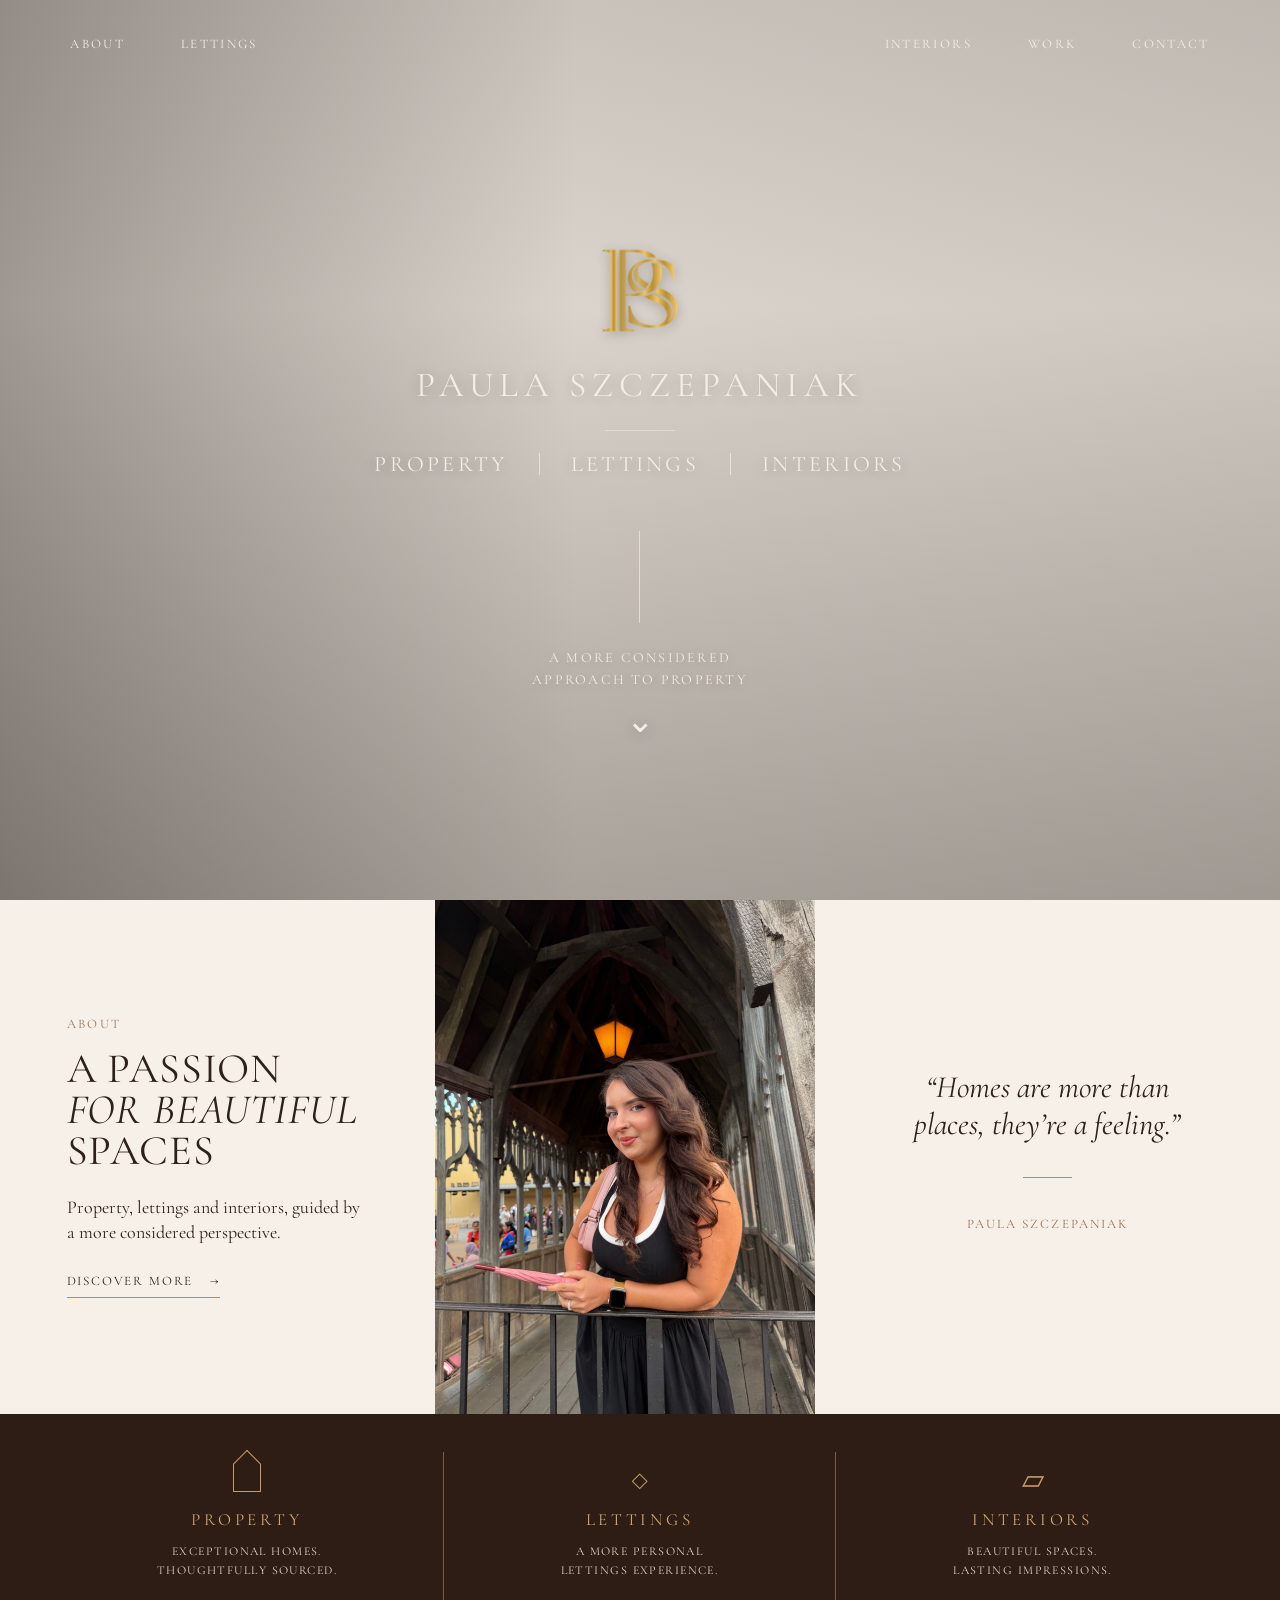
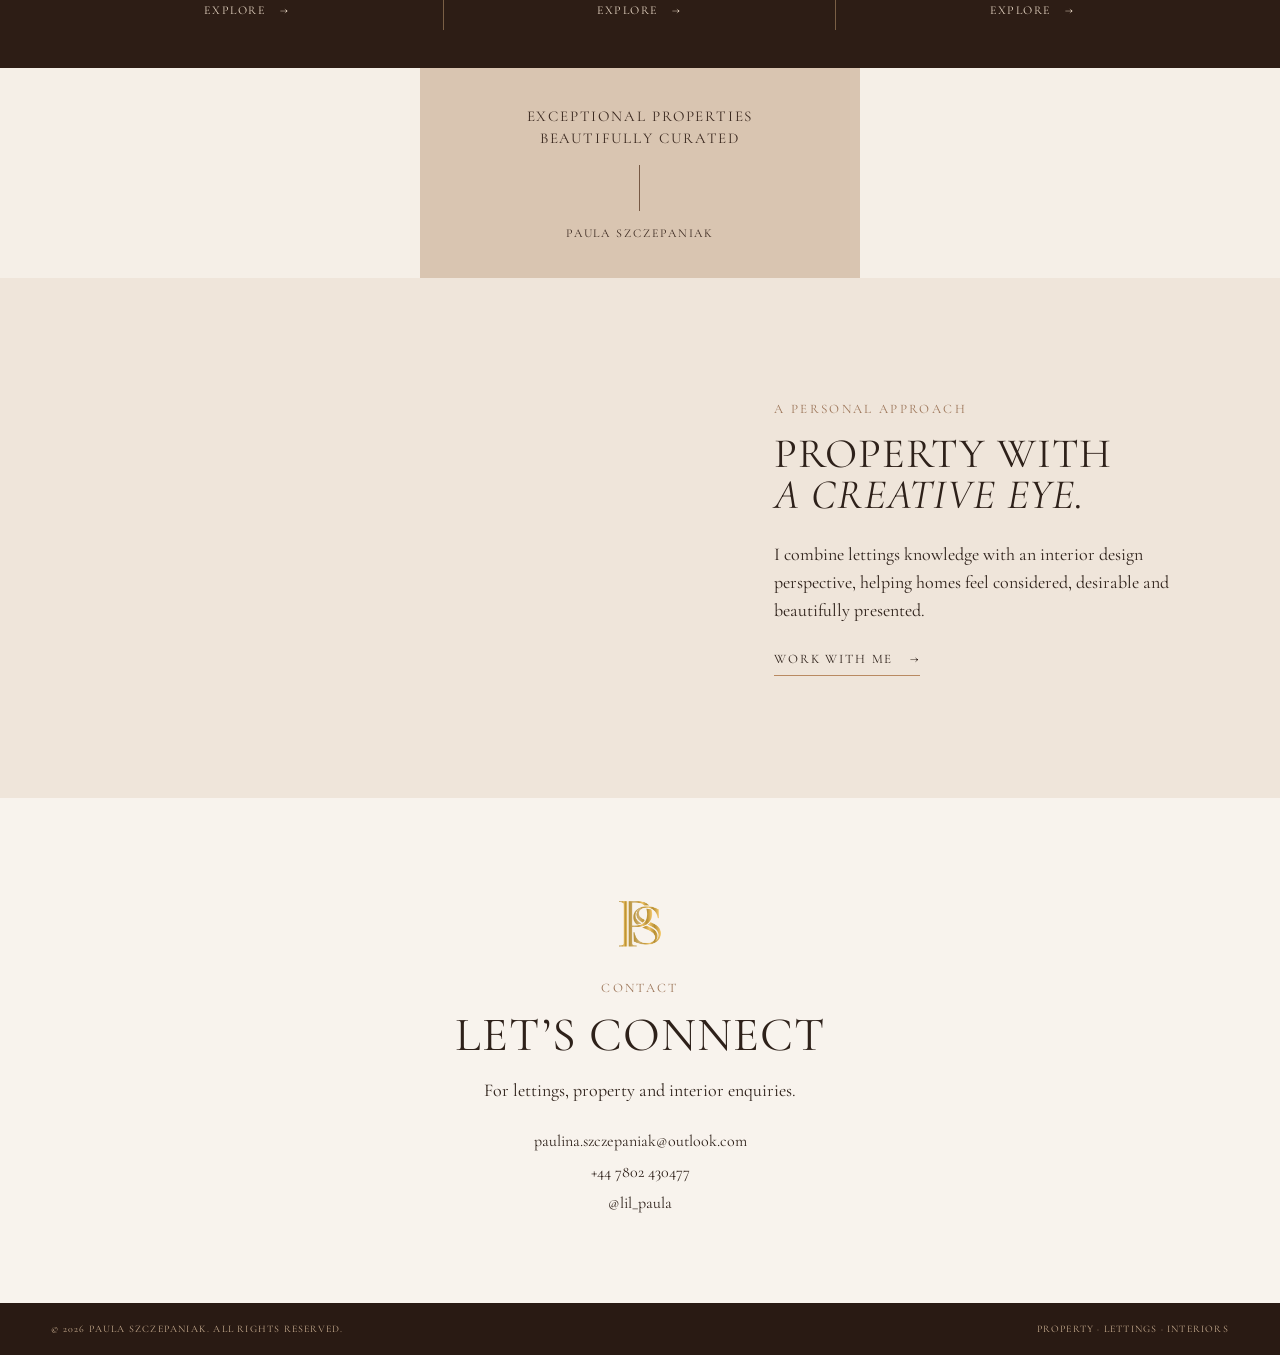
<file: index.html>
<!doctype html>
<html lang="en">
<head>
  <meta charset="utf-8">
  <meta name="viewport" content="width=device-width,initial-scale=1">
  <title>Paula Szczepaniak | Property · Lettings · Interiors</title>
  <meta name="description" content="Property, lettings and interiors with a more considered perspective.">
  <link rel="preconnect" href="https://fonts.googleapis.com">
  <link rel="preconnect" href="https://fonts.gstatic.com" crossorigin>
  <link href="https://fonts.googleapis.com/css2?family=Cormorant+Garamond:ital,wght@0,400;0,500;0,600;1,400&family=Montserrat:wght@300;400;500&display=swap" rel="stylesheet">
  <link rel="stylesheet" href="style.css">
</head>
<body>
  <header class="nav-wrap">
    <a class="mobile-logo" href="#home"><img src="logo.png" alt="PS"></a>
    <nav class="nav nav-left">
      <a href="#about">About</a>
      <a href="#lettings">Lettings</a>
    </nav>
    <nav class="nav nav-right">
      <a href="#interiors">Interiors</a>
      <a href="#work">Work</a>
      <a href="#contact">Contact</a>
    </nav>
    <button class="menu-button" aria-label="Open menu">Menu</button>
  </header>

  <main>
    <section class="hero" id="home">
      <div class="hero-shade"></div>
      <div class="hero-center">
        <img class="hero-logo" src="logo.png" alt="PS monogram">
        <h1>PAULA SZCZEPANIAK</h1>
        <div class="hero-rule"></div>
        <div class="hero-categories">
          <a href="#property">Property</a><i></i>
          <a href="#lettings">Lettings</a><i></i>
          <a href="#interiors">Interiors</a>
        </div>
        <div class="vertical-line"></div>
        <p class="hero-tagline">A MORE CONSIDERED<br>APPROACH TO PROPERTY</p>
        <a class="down" href="#about" aria-label="Scroll down">⌄</a>
      </div>
    </section>

    <section class="about" id="about">
      <div class="about-copy">
        <p class="kicker">ABOUT</p>
        <h2>A PASSION<br><em>FOR BEAUTIFUL</em><br>SPACES</h2>
        <p class="lead">Property, lettings and interiors, guided by a more considered perspective.</p>
        <a class="under-link" href="#contact">Discover more <span>→</span></a>
      </div>
      <figure class="portrait"><img src="paula.jpg" alt="Paula Szczepaniak"></figure>
      <div class="quote">
        <blockquote>“Homes are more than<br>places, they’re a feeling.”</blockquote>
        <span class="quote-line"></span>
        <p>PAULA SZCZEPANIAK</p>
      </div>
    </section>

    <section class="services" id="property">
      <article>
        <div class="line-icon house-icon"></div>
        <h3>PROPERTY</h3>
        <p>EXCEPTIONAL HOMES.<br>THOUGHTFULLY SOURCED.</p>
        <a href="#work">Explore <span>→</span></a>
      </article>
      <article id="lettings">
        <div class="line-icon key-icon">◇</div>
        <h3>LETTINGS</h3>
        <p>A MORE PERSONAL<br>LETTINGS EXPERIENCE.</p>
        <a href="#contact">Explore <span>→</span></a>
      </article>
      <article id="interiors">
        <div class="line-icon chair-icon">▱</div>
        <h3>INTERIORS</h3>
        <p>BEAUTIFUL SPACES.<br>LASTING IMPRESSIONS.</p>
        <a href="#work">Explore <span>→</span></a>
      </article>
    </section>

    <section class="curation" id="work">
      <div class="curation-photo left-photo"></div>
      <div class="curation-copy">
        <p>EXCEPTIONAL PROPERTIES<br>BEAUTIFULLY CURATED</p>
        <span></span>
        <strong>PAULA SZCZEPANIAK</strong>
      </div>
      <div class="curation-photo right-photo"></div>
    </section>

    <section class="story">
      <div class="story-image"></div>
      <div class="story-copy">
        <p class="kicker">A PERSONAL APPROACH</p>
        <h2>PROPERTY WITH<br><em>A CREATIVE EYE.</em></h2>
        <p>I combine lettings knowledge with an interior design perspective, helping homes feel considered, desirable and beautifully presented.</p>
        <a class="under-link" href="#contact">Work with me <span>→</span></a>
      </div>
    </section>

    <section class="contact" id="contact">
      <img src="logo.png" alt="" class="contact-logo">
      <p class="kicker">CONTACT</p>
      <h2>LET’S CONNECT</h2>
      <p>For lettings, property and interior enquiries.</p>
      <div class="contact-links">
        <a href="mailto:paulina.szczepaniak@outlook.com">paulina.szczepaniak@outlook.com</a>
        <a href="tel:+447802430477">+44 7802 430477</a>
        <a href="https://www.instagram.com/lil_paula/" target="_blank" rel="noreferrer">@lil_paula</a>
      </div>
    </section>
  </main>

  <footer>
    <span>© 2026 PAULA SZCZEPANIAK. ALL RIGHTS RESERVED.</span>
    <span>PROPERTY · LETTINGS · INTERIORS</span>
  </footer>
  <script src="script.js"></script>
</body>
</html>
</file>
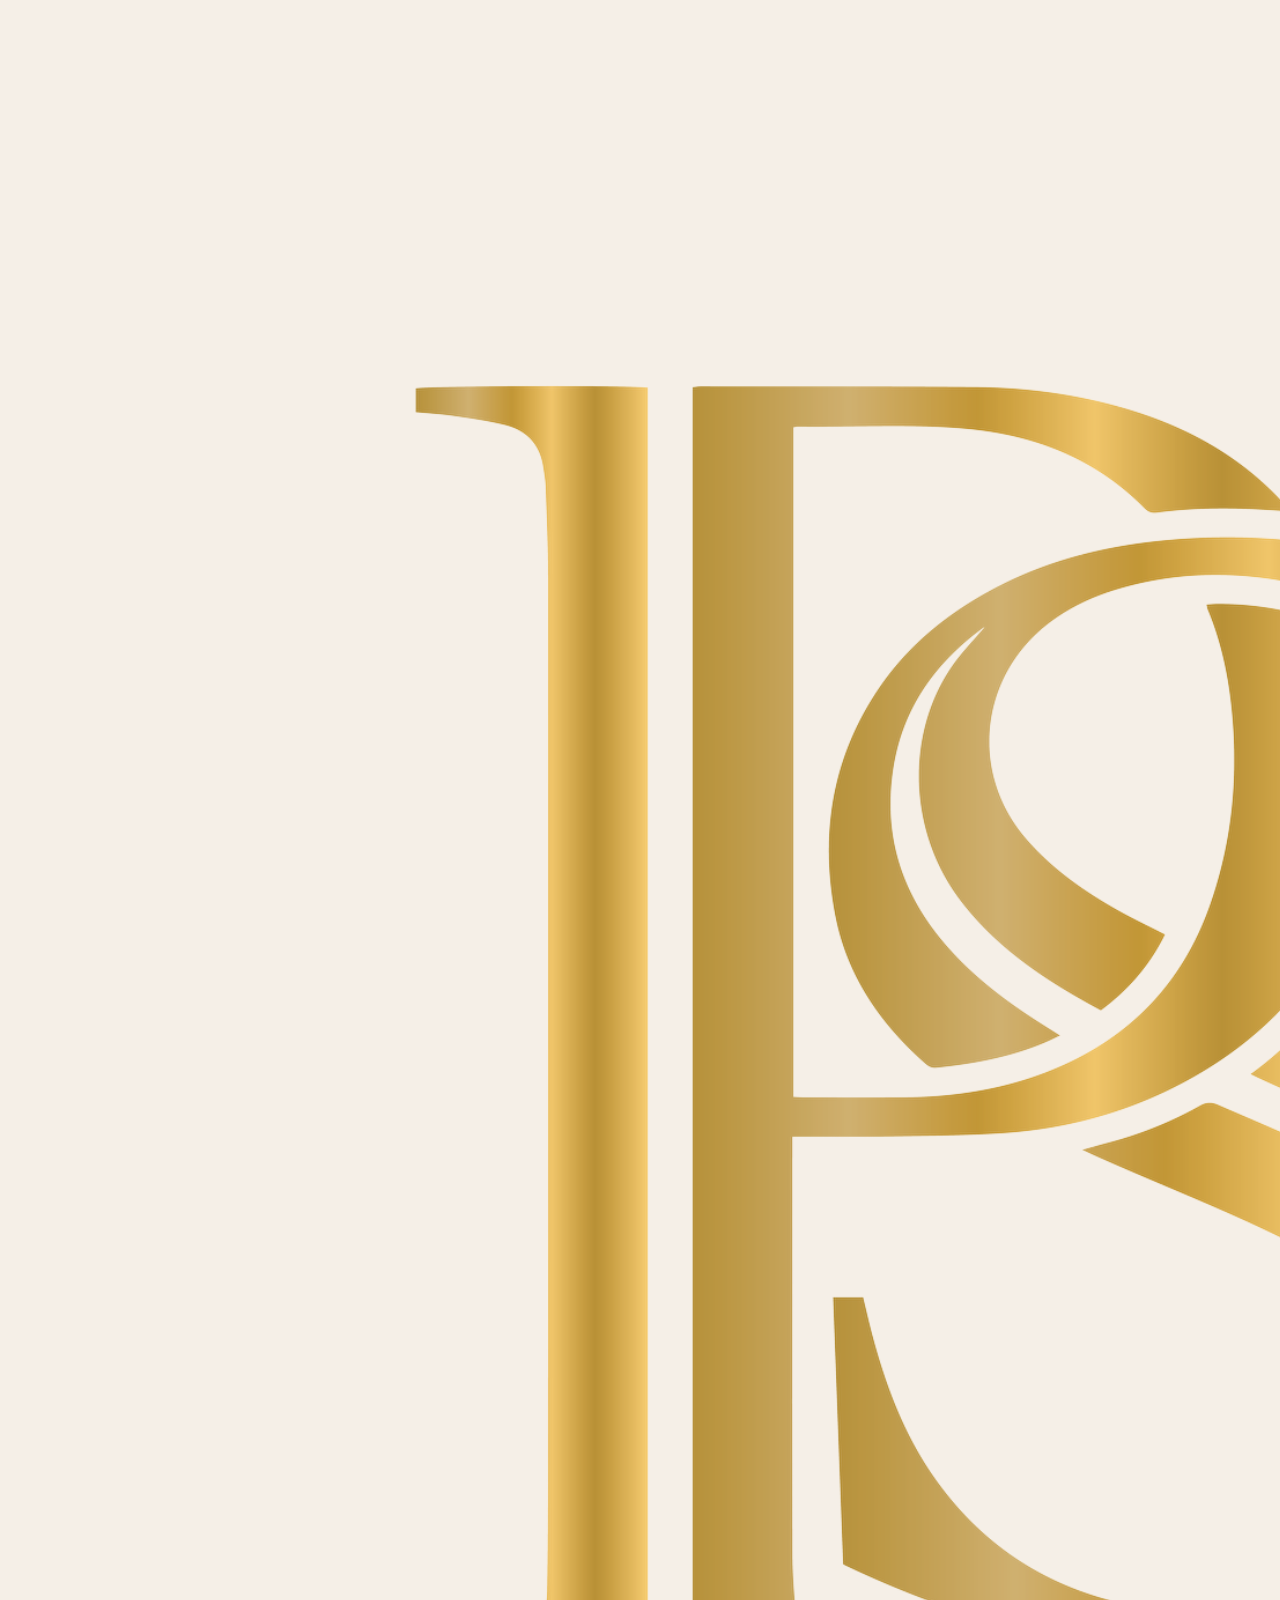
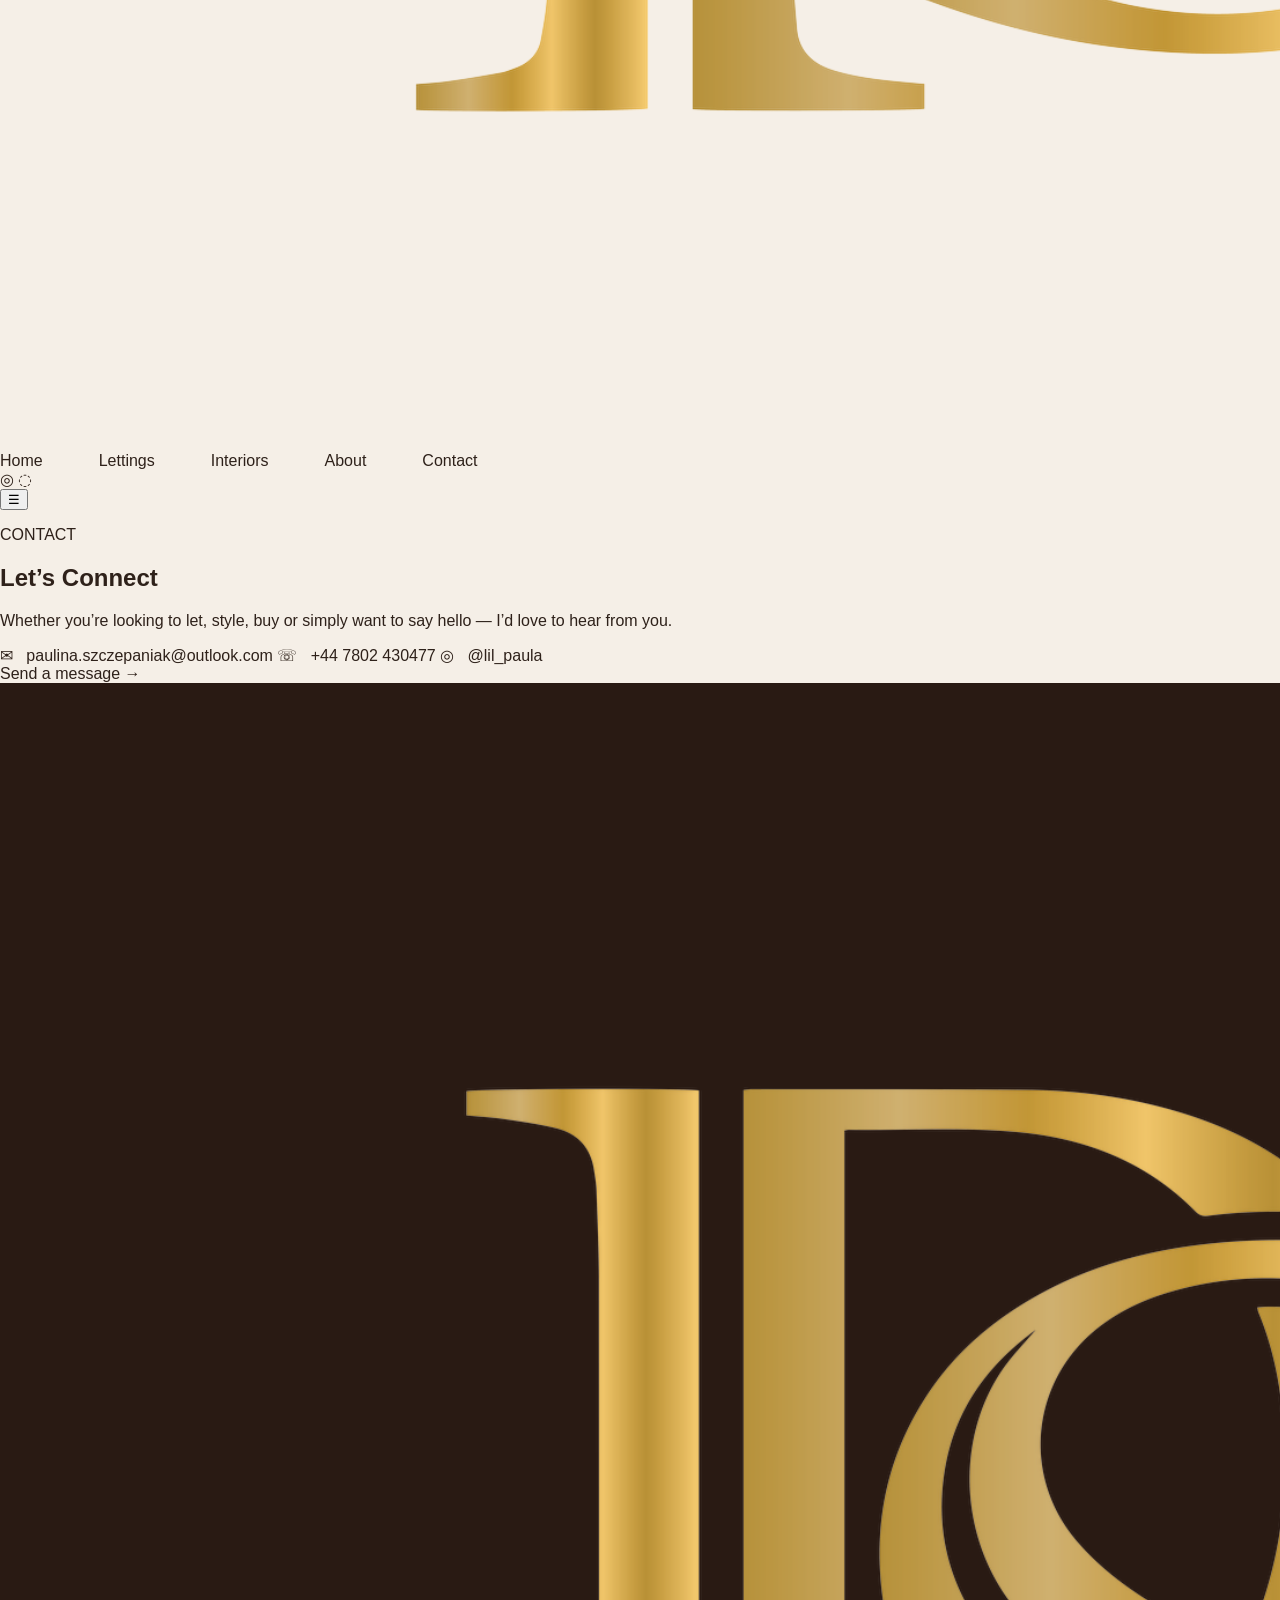
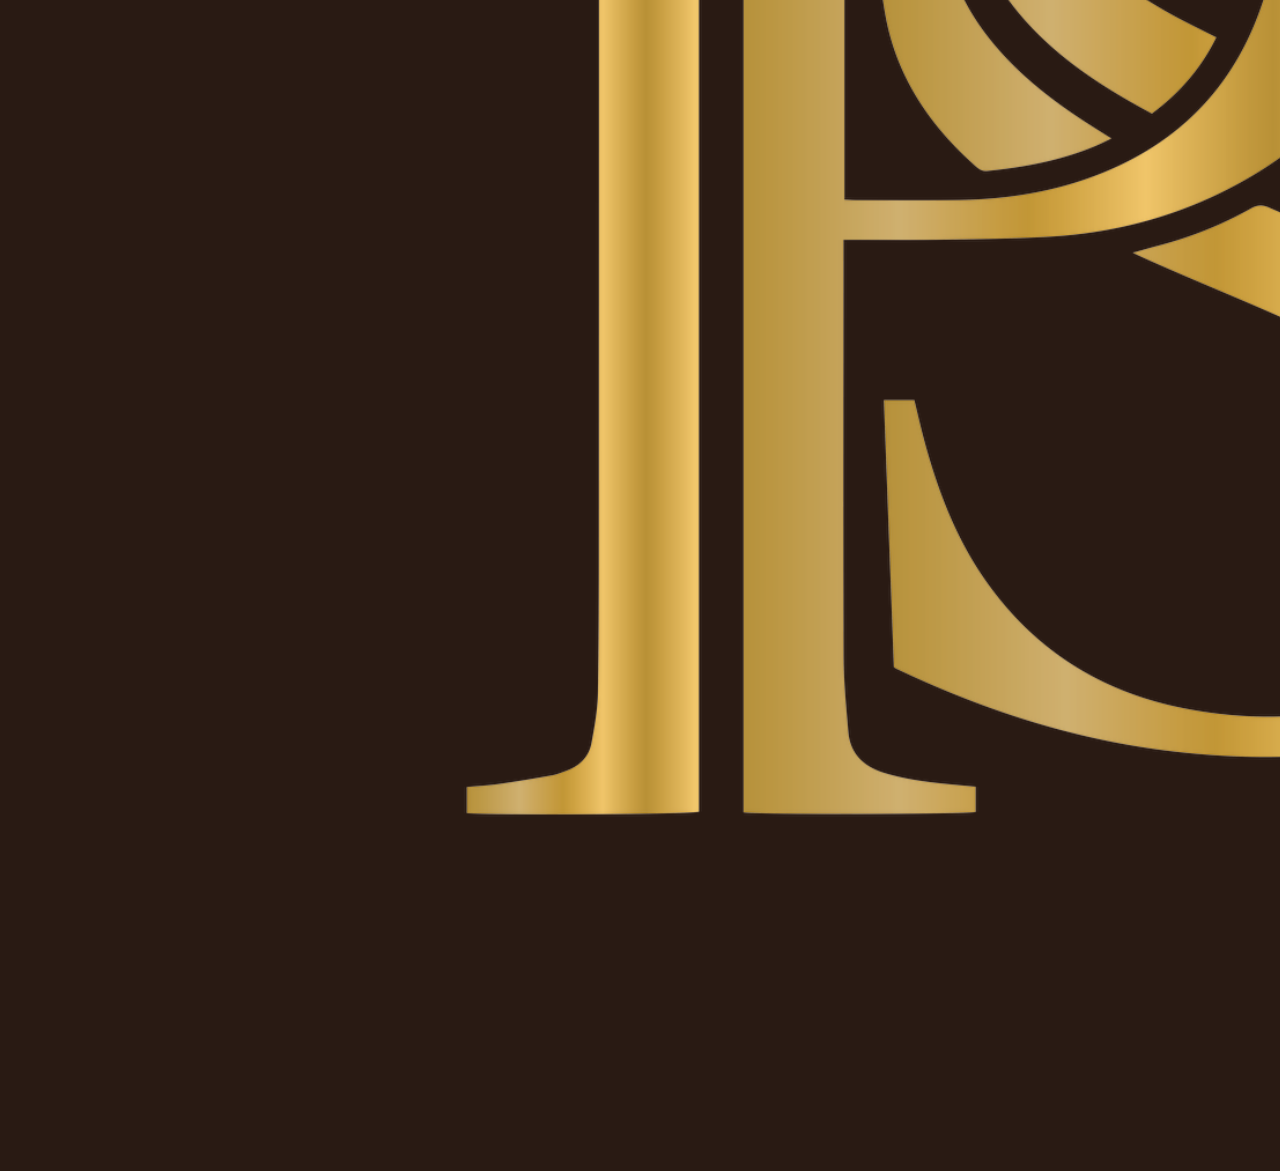
<file: contact.html>
<!doctype html><html><head><title>Contact | Paula Szczepaniak</title>
<meta charset="utf-8">
<meta name="viewport" content="width=device-width,initial-scale=1">
<meta name="theme-color" content="#2b1d16">
<meta name="description" content="Paula Szczepaniak — Property, Lettings and Interiors.">
<link rel="preconnect" href="https://fonts.googleapis.com">
<link rel="preconnect" href="https://fonts.gstatic.com" crossorigin>
<link href="https://fonts.googleapis.com/css2?family=Cormorant+Garamond:wght@400;500;600&family=DM+Sans:wght@300;400;500&family=Italianno&display=swap" rel="stylesheet">
<link rel="stylesheet" href="style.css">
</head>
<body>
<header class="site-header">
  <a class="brand" href="index.html"><img src="logo.png" alt="PS"></a>
  <nav class="nav">
    <a href="index.html">Home</a>
    <a href="lettings.html">Lettings</a>
    <a href="interiors.html">Interiors</a>
    <a href="about.html">About</a>
    <a href="contact.html">Contact</a>
  </nav>
  <div class="social-mini">◎ ◌</div>
  <button class="menu" aria-label="Menu">☰</button>
</header>
<main>
<section class="contact-main">
  <div class="contact-photo"></div>
  <div class="paper-panel contact-copy">
    <p class="eyebrow">CONTACT</p>
    <h1>Let’s Connect</h1>
    <p>Whether you’re looking to let, style, buy or simply want to say hello — I’d love to hear from you.</p>
    <div class="contact-list">
      <a href="mailto:paulina.szczepaniak@outlook.com">✉ &nbsp; paulina.szczepaniak@outlook.com</a>
      <a href="tel:+447802430477">☏ &nbsp; +44 7802 430477</a>
      <a href="https://www.instagram.com/" target="_blank" rel="noreferrer">◎ &nbsp; @lil_paula</a>
    </div>
    <a class="btn" href="mailto:paulina.szczepaniak@outlook.com?subject=Property%20Enquiry">Send a message →</a>
  </div>
</section>
</main>
<footer class="site-footer">
  <img src="logo.png" alt="">
  <div class="footer-center">DREAM SPACES · SUCCESSFUL LETTINGS · LASTING VALUE</div>
  <div class="footer-heart">♡</div>
</footer>
<script src="script.js"></script>
</body></html>
</file>
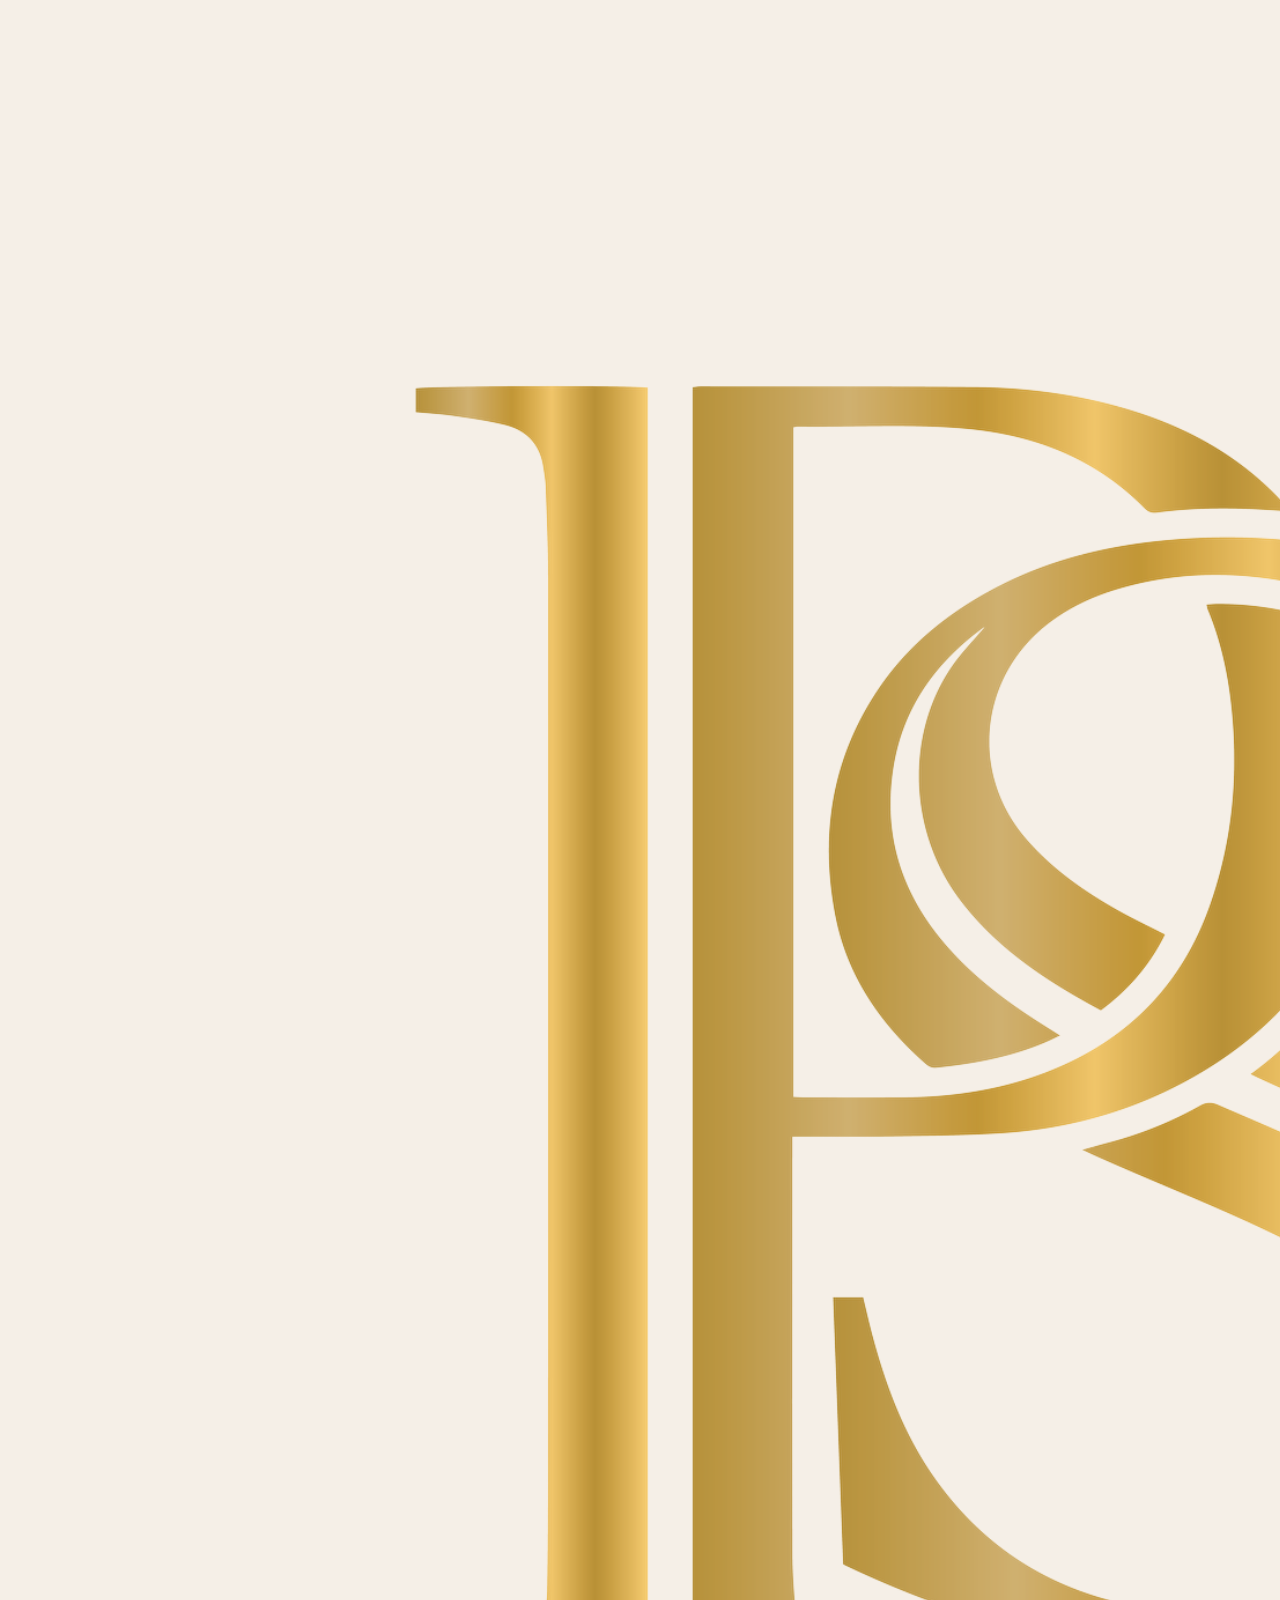
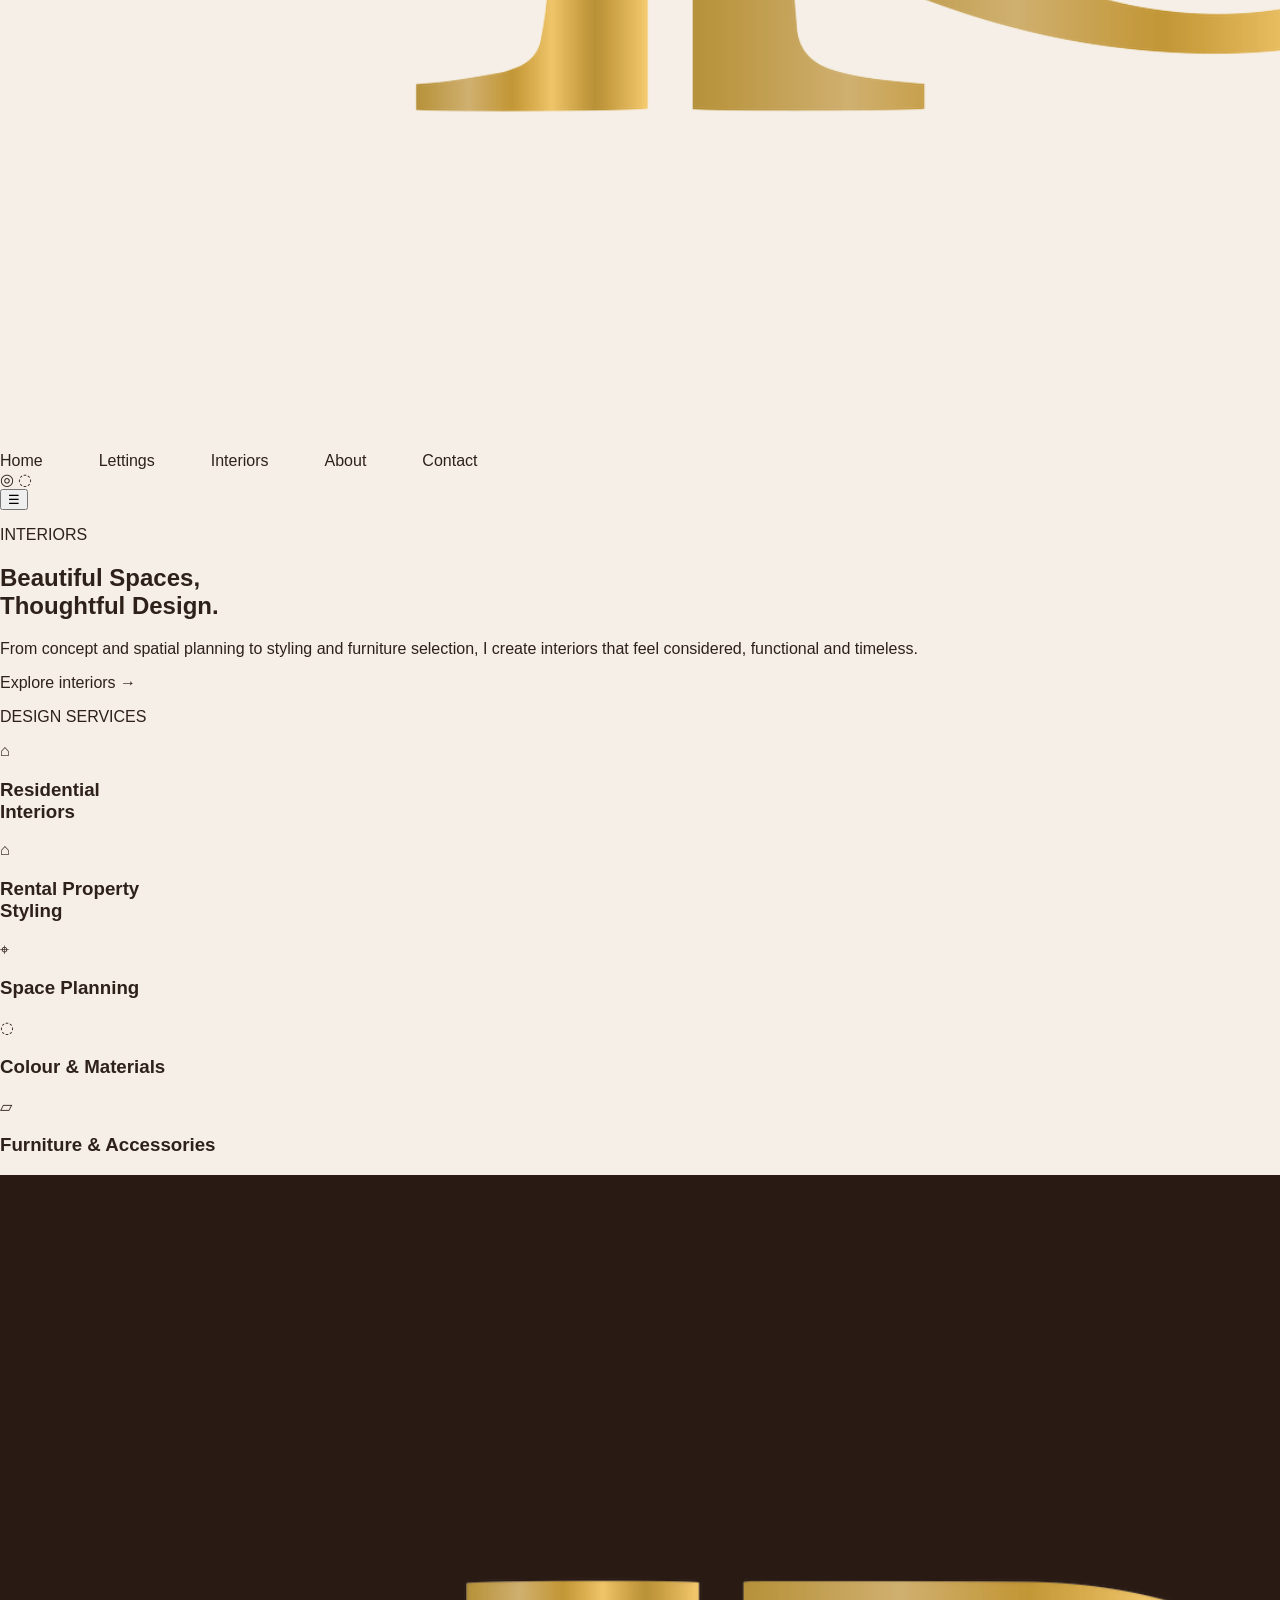
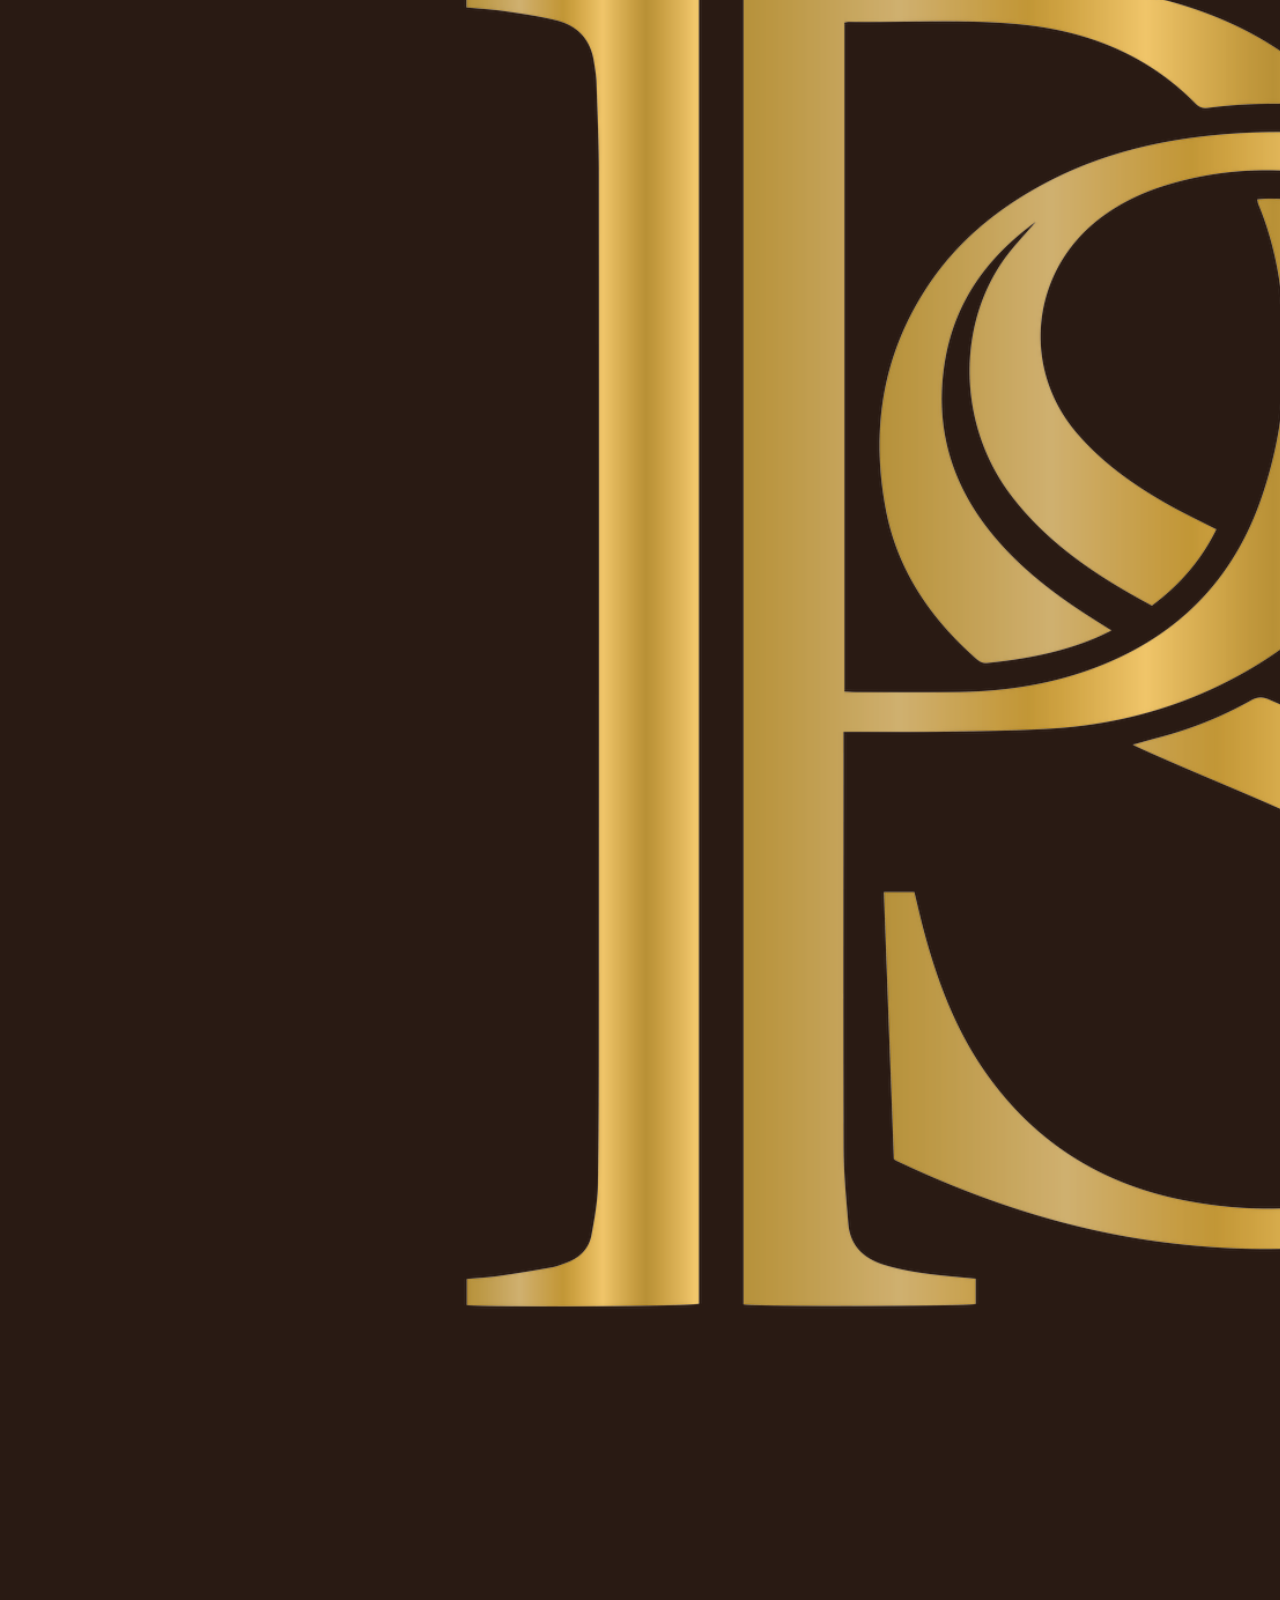
<file: interiors.html>
<!doctype html><html><head><title>Interiors | Paula Szczepaniak</title>
<meta charset="utf-8">
<meta name="viewport" content="width=device-width,initial-scale=1">
<meta name="theme-color" content="#2b1d16">
<meta name="description" content="Paula Szczepaniak — Property, Lettings and Interiors.">
<link rel="preconnect" href="https://fonts.googleapis.com">
<link rel="preconnect" href="https://fonts.gstatic.com" crossorigin>
<link href="https://fonts.googleapis.com/css2?family=Cormorant+Garamond:wght@400;500;600&family=DM+Sans:wght@300;400;500&family=Italianno&display=swap" rel="stylesheet">
<link rel="stylesheet" href="style.css">
</head>
<body>
<header class="site-header">
  <a class="brand" href="index.html"><img src="logo.png" alt="PS"></a>
  <nav class="nav">
    <a href="index.html">Home</a>
    <a href="lettings.html">Lettings</a>
    <a href="interiors.html">Interiors</a>
    <a href="about.html">About</a>
    <a href="contact.html">Contact</a>
  </nav>
  <div class="social-mini">◎ ◌</div>
  <button class="menu" aria-label="Menu">☰</button>
</header>
<main>
<section class="interiors-main">
  <div class="paper-panel interior-copy">
    <p class="eyebrow">INTERIORS</p>
    <h1>Beautiful Spaces,<br>Thoughtful Design.</h1>
    <p>From concept and spatial planning to styling and furniture selection, I create interiors that feel considered, functional and timeless.</p>
    <a class="btn" href="work.html">Explore interiors →</a>
  </div>
  <div class="interior-photo"></div>
</section>
<section class="design-services cream">
  <p class="eyebrow">DESIGN SERVICES</p>
  <div class="five-services compact">
    <article><div class="icon">⌂</div><h3>Residential<br>Interiors</h3></article>
    <article><div class="icon">⌂</div><h3>Rental Property<br>Styling</h3></article>
    <article><div class="icon">⌖</div><h3>Space Planning</h3></article>
    <article><div class="icon">◌</div><h3>Colour & Materials</h3></article>
    <article><div class="icon">▱</div><h3>Furniture & Accessories</h3></article>
  </div>
</section>
<section class="interior-gallery"><div class="ig i1"></div><div class="ig i2"></div><div class="ig i3"></div><div class="ig i4"></div><div class="ig i5"></div></section>
</main>
<footer class="site-footer">
  <img src="logo.png" alt="">
  <div class="footer-center">DREAM SPACES · SUCCESSFUL LETTINGS · LASTING VALUE</div>
  <div class="footer-heart">♡</div>
</footer>
<script src="script.js"></script>
</body></html>
</file>
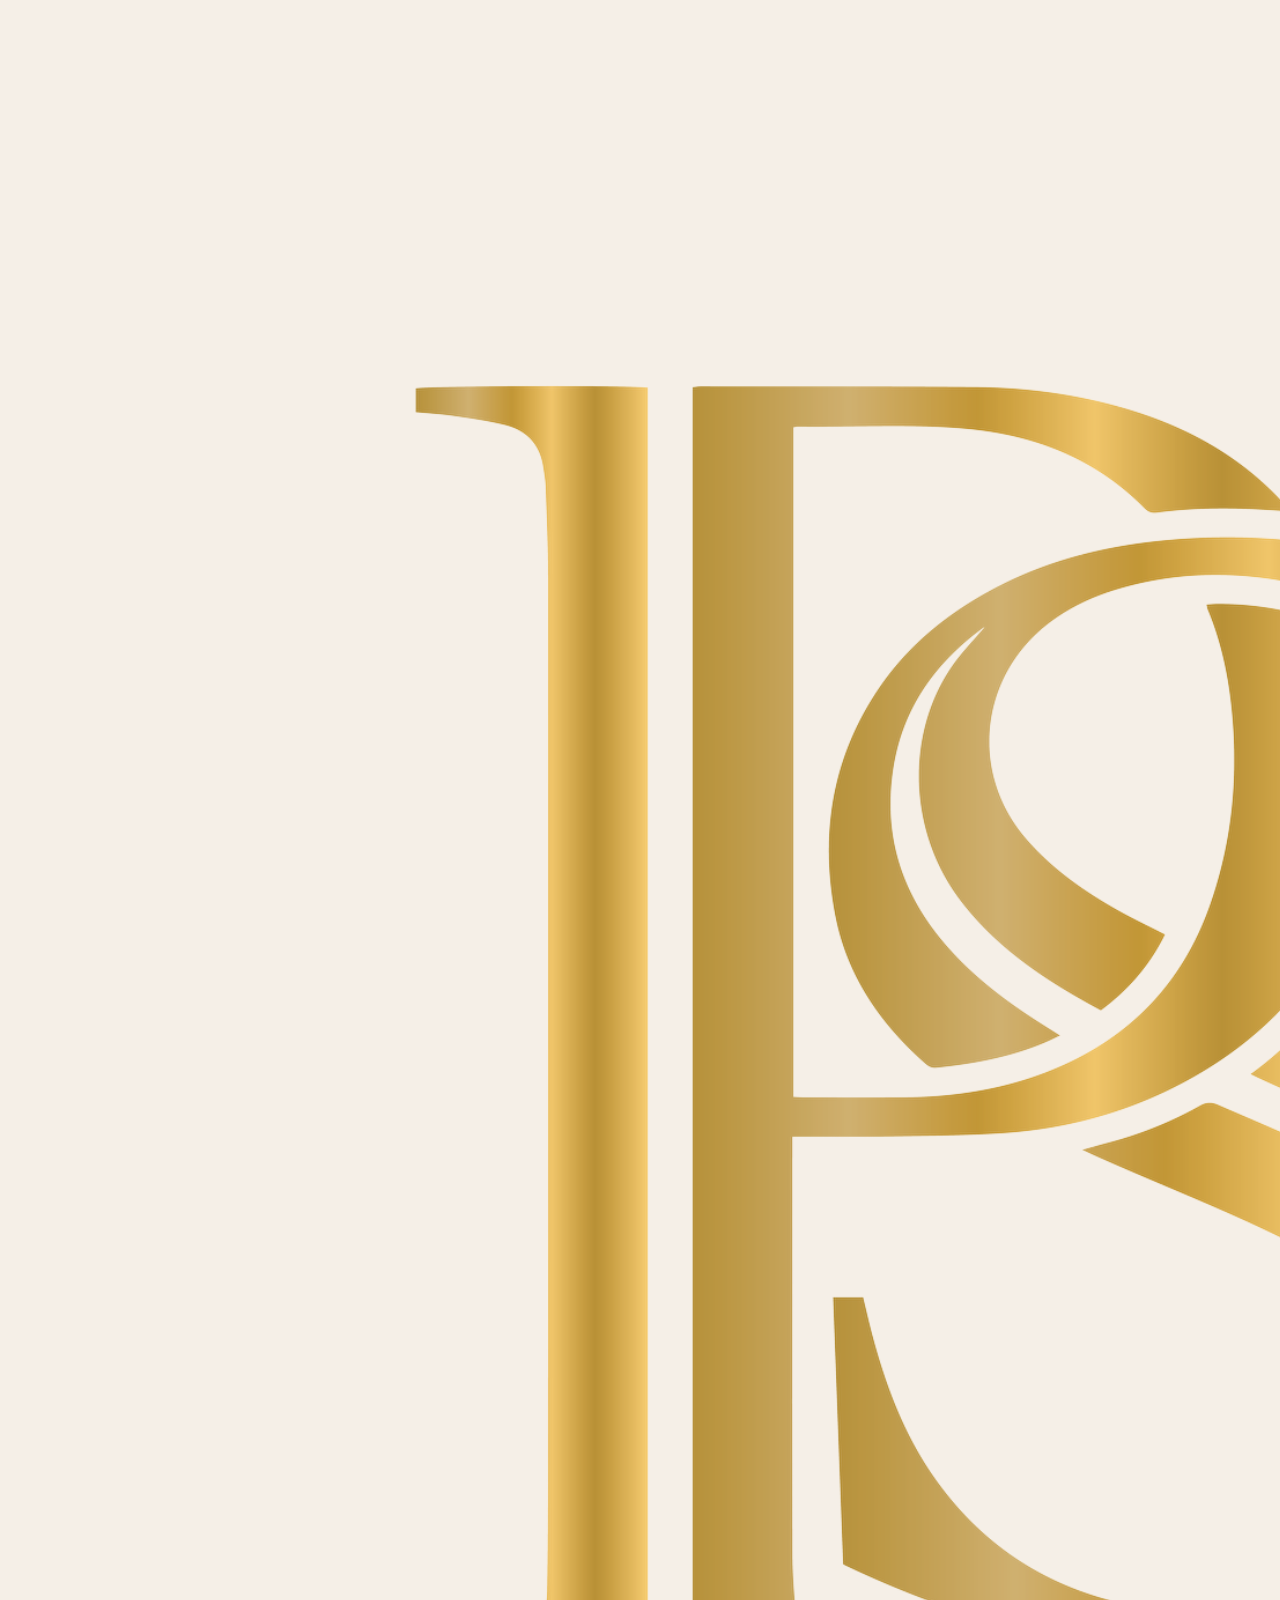
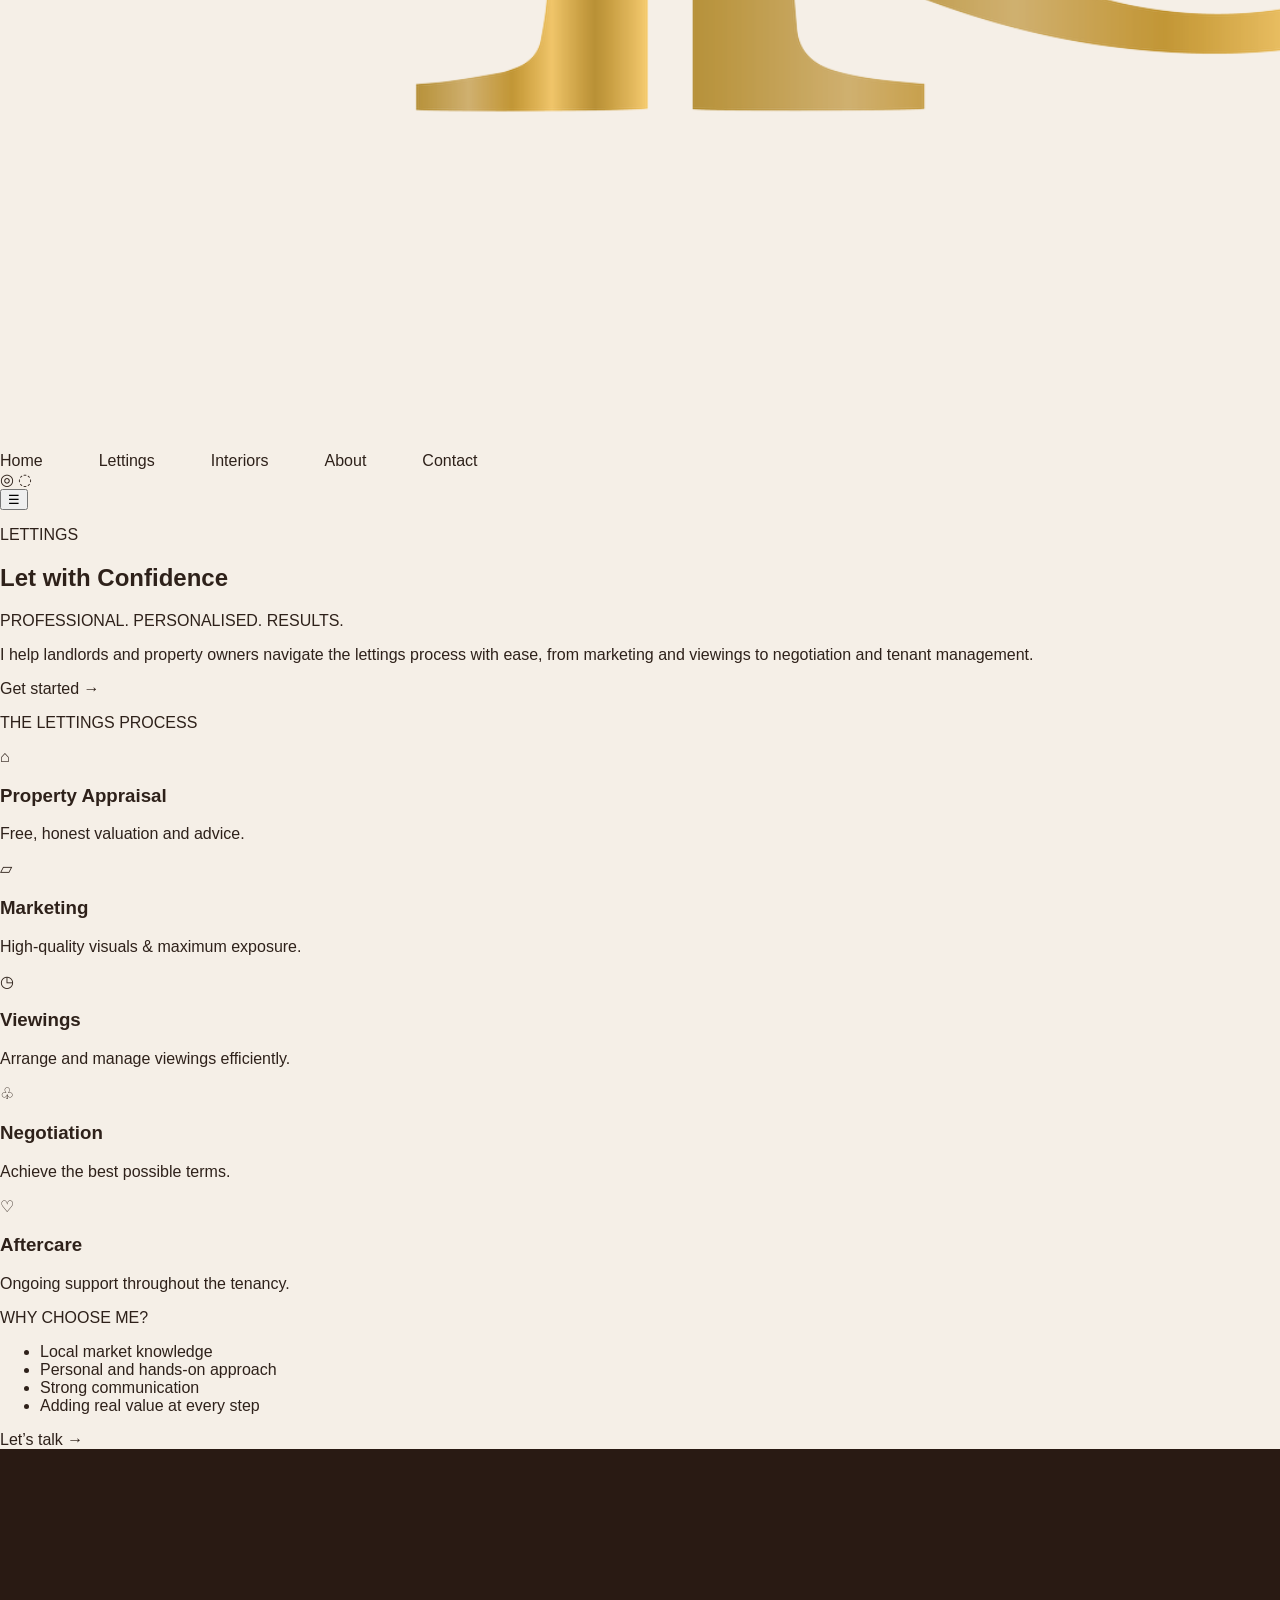
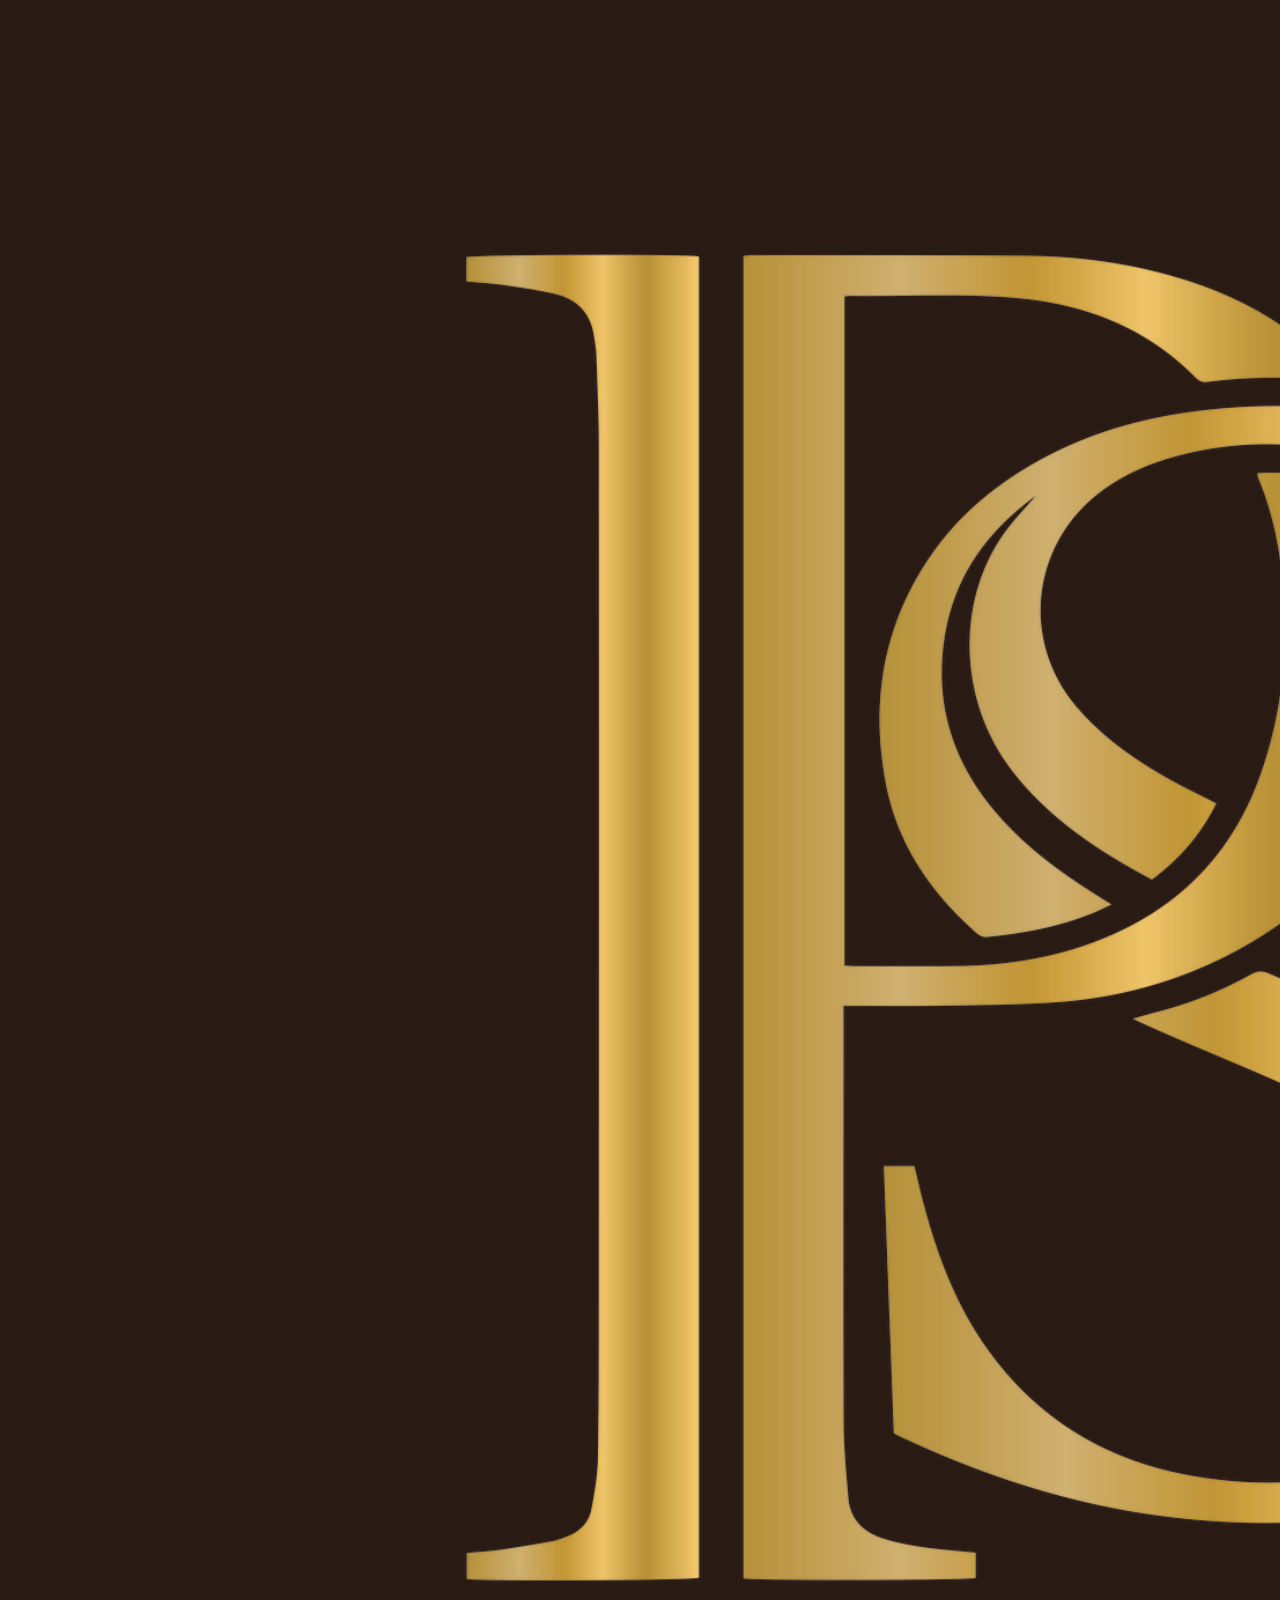
<file: lettings.html>
<!doctype html><html><head><title>Lettings | Paula Szczepaniak</title>
<meta charset="utf-8">
<meta name="viewport" content="width=device-width,initial-scale=1">
<meta name="theme-color" content="#2b1d16">
<meta name="description" content="Paula Szczepaniak — Property, Lettings and Interiors.">
<link rel="preconnect" href="https://fonts.googleapis.com">
<link rel="preconnect" href="https://fonts.gstatic.com" crossorigin>
<link href="https://fonts.googleapis.com/css2?family=Cormorant+Garamond:wght@400;500;600&family=DM+Sans:wght@300;400;500&family=Italianno&display=swap" rel="stylesheet">
<link rel="stylesheet" href="style.css">
</head>
<body class="dark-header">
<header class="site-header">
  <a class="brand" href="index.html"><img src="logo.png" alt="PS"></a>
  <nav class="nav">
    <a href="index.html">Home</a>
    <a href="lettings.html">Lettings</a>
    <a href="interiors.html">Interiors</a>
    <a href="about.html">About</a>
    <a href="contact.html">Contact</a>
  </nav>
  <div class="social-mini">◎ ◌</div>
  <button class="menu" aria-label="Menu">☰</button>
</header>
<main>
<section class="lettings-hero">
  <div class="shade"></div>
  <div class="hero-copy narrow">
    <p class="eyebrow gold">LETTINGS</p><h1>Let with Confidence</h1>
    <p class="caps light">PROFESSIONAL. PERSONALISED. RESULTS.</p>
    <p class="body-small">I help landlords and property owners navigate the lettings process with ease, from marketing and viewings to negotiation and tenant management.</p>
    <a class="btn btn-light" href="contact.html">Get started →</a>
  </div>
</section>
<section class="process cream">
  <p class="eyebrow">THE LETTINGS PROCESS</p>
  <div class="five-services">
    <article><div class="icon">⌂</div><h3>Property Appraisal</h3><p>Free, honest valuation and advice.</p></article>
    <article><div class="icon">▱</div><h3>Marketing</h3><p>High-quality visuals & maximum exposure.</p></article>
    <article><div class="icon">◷</div><h3>Viewings</h3><p>Arrange and manage viewings efficiently.</p></article>
    <article><div class="icon">♧</div><h3>Negotiation</h3><p>Achieve the best possible terms.</p></article>
    <article><div class="icon">♡</div><h3>Aftercare</h3><p>Ongoing support throughout the tenancy.</p></article>
  </div>
</section>
<section class="lettings-bottom">
  <div class="city-photo"></div>
  <div class="dark-panel">
    <p class="eyebrow gold">WHY CHOOSE ME?</p>
    <ul><li>Local market knowledge</li><li>Personal and hands-on approach</li><li>Strong communication</li><li>Adding real value at every step</li></ul>
    <a class="btn btn-light" href="contact.html">Let’s talk →</a>
  </div>
</section>
</main>
<footer class="site-footer">
  <img src="logo.png" alt="">
  <div class="footer-center">DREAM SPACES · SUCCESSFUL LETTINGS · LASTING VALUE</div>
  <div class="footer-heart">♡</div>
</footer>
<script src="script.js"></script>
</body></html>
</file>
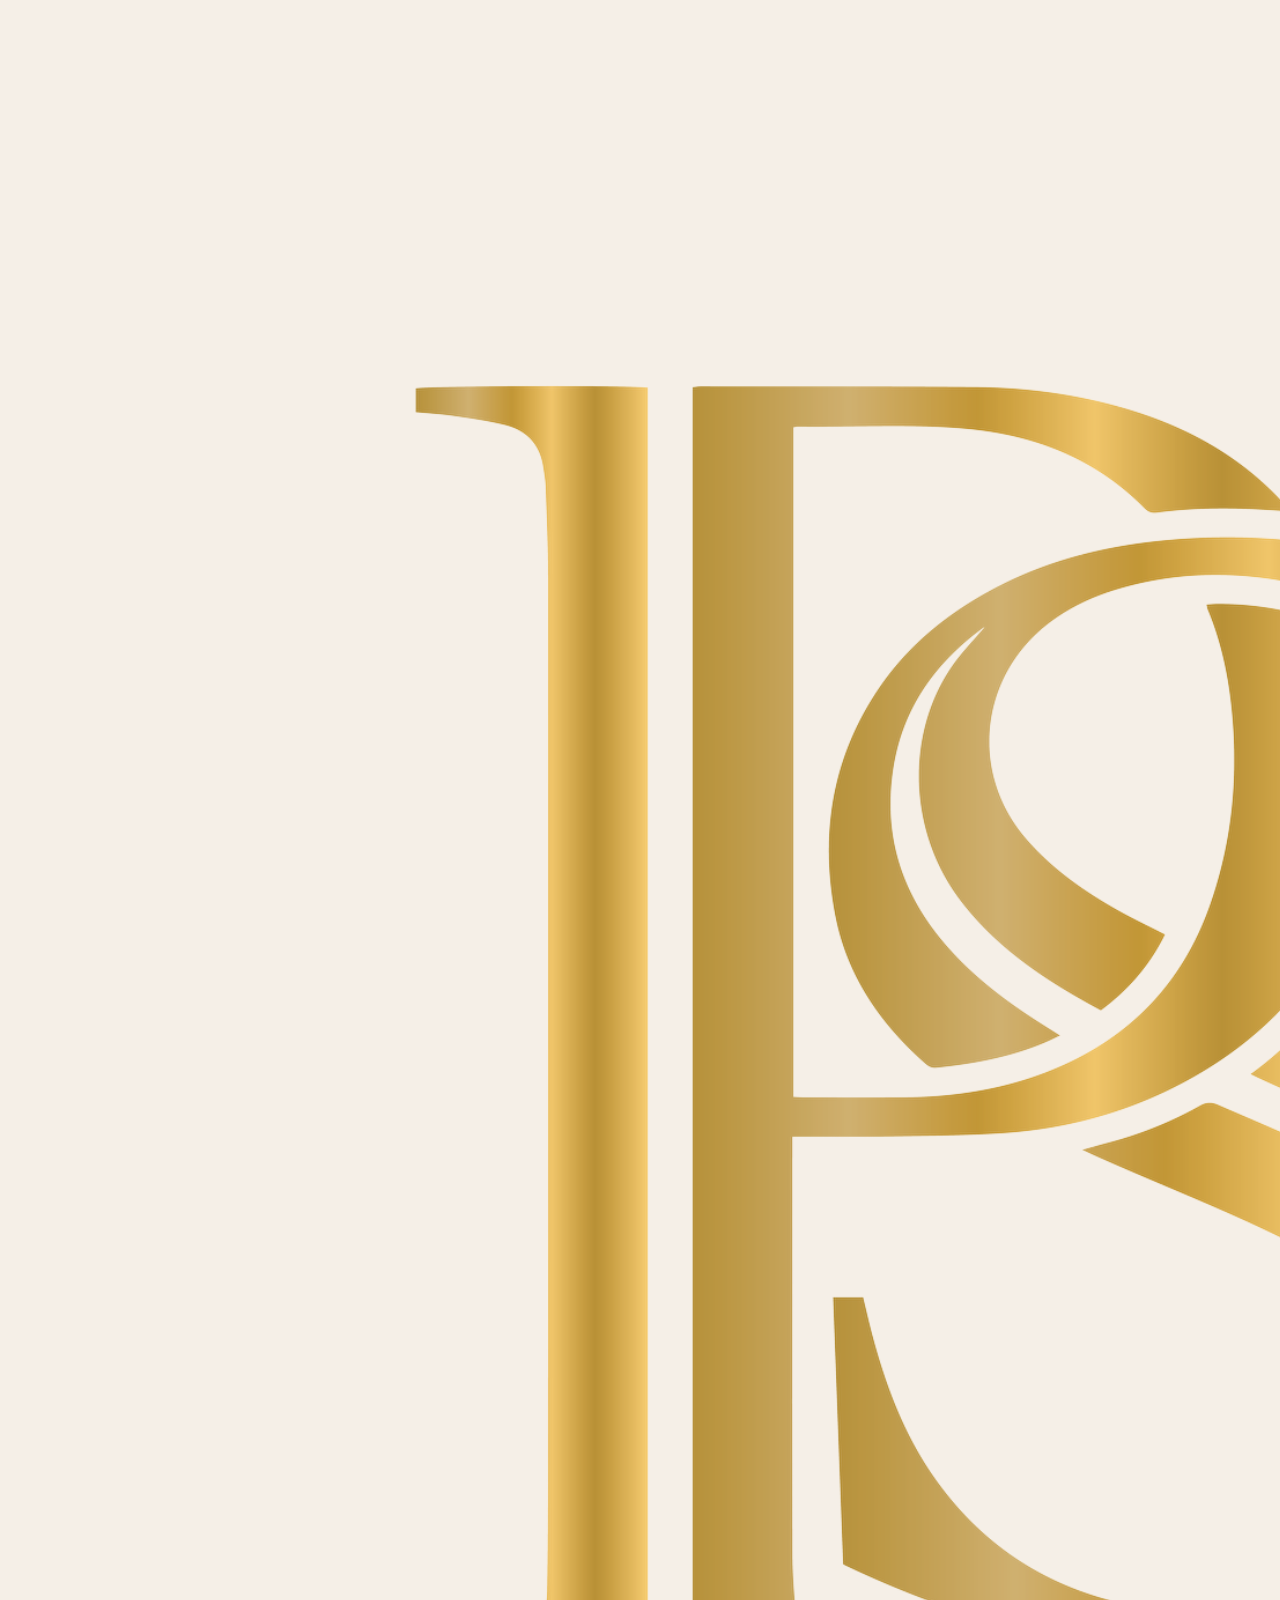
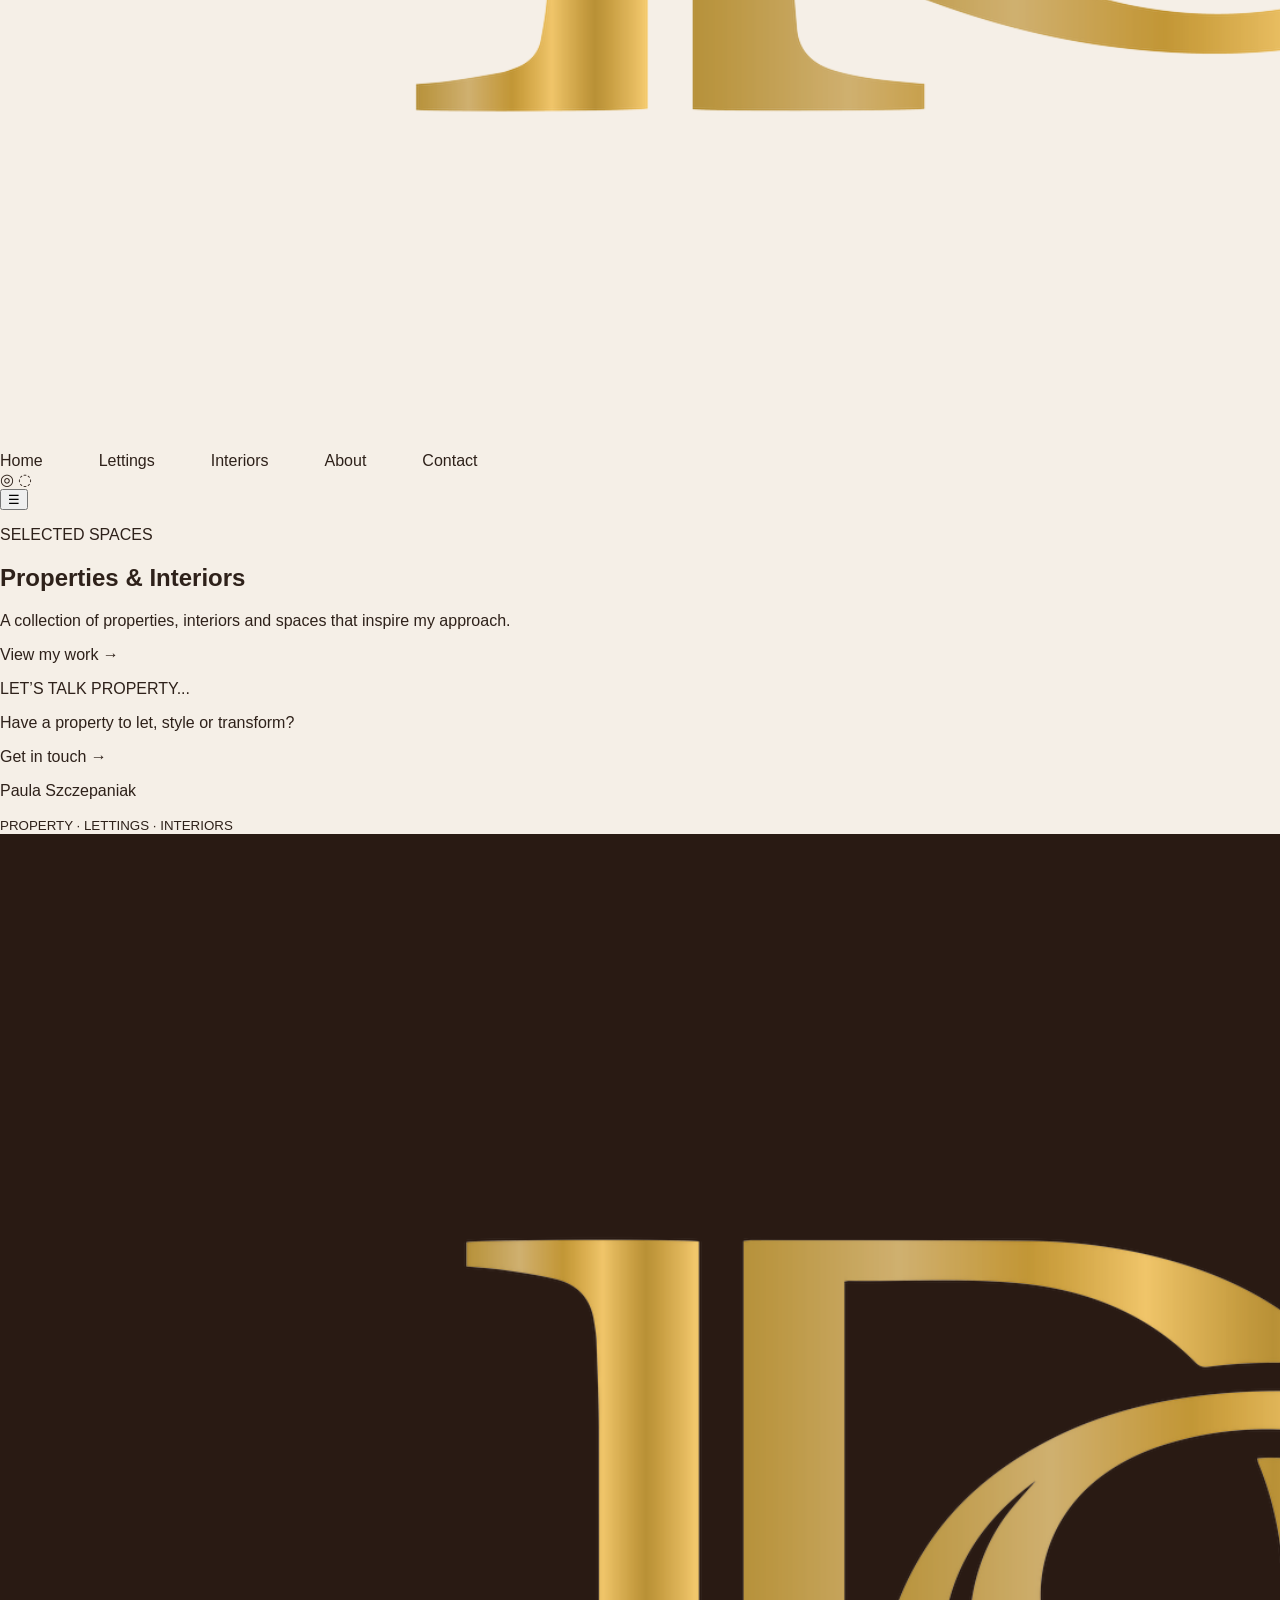
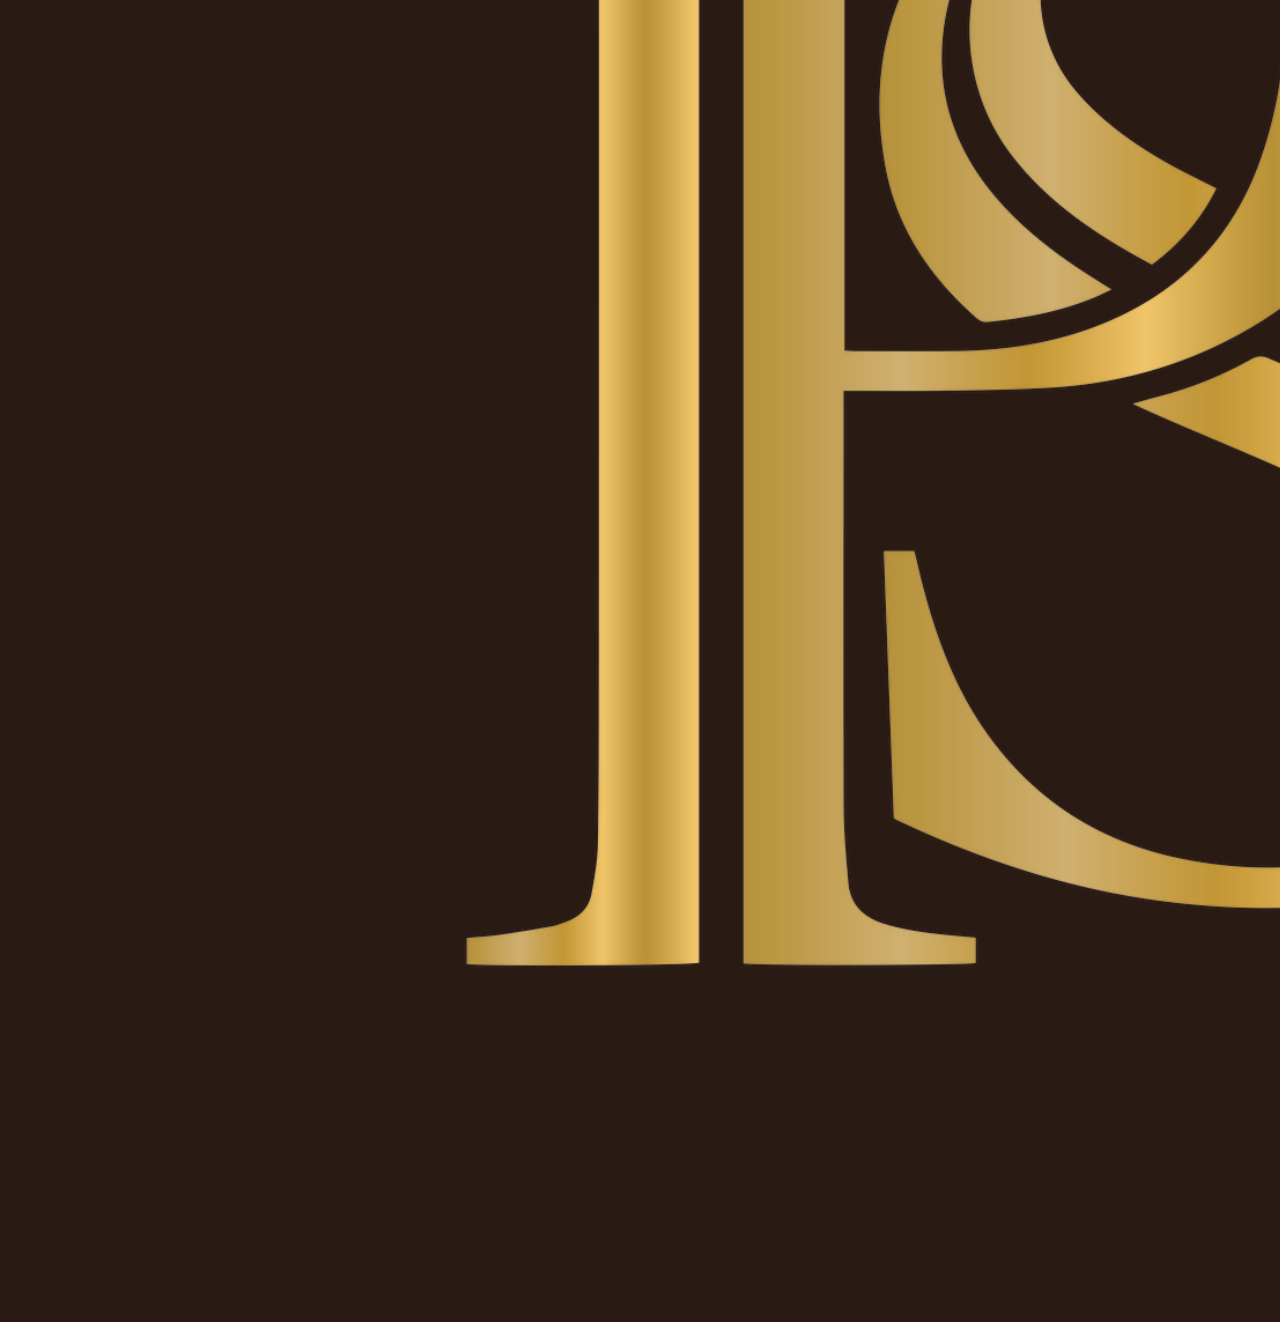
<file: work.html>
<!doctype html><html><head><title>Selected Spaces | Paula Szczepaniak</title>
<meta charset="utf-8">
<meta name="viewport" content="width=device-width,initial-scale=1">
<meta name="theme-color" content="#2b1d16">
<meta name="description" content="Paula Szczepaniak — Property, Lettings and Interiors.">
<link rel="preconnect" href="https://fonts.googleapis.com">
<link rel="preconnect" href="https://fonts.gstatic.com" crossorigin>
<link href="https://fonts.googleapis.com/css2?family=Cormorant+Garamond:wght@400;500;600&family=DM+Sans:wght@300;400;500&family=Italianno&display=swap" rel="stylesheet">
<link rel="stylesheet" href="style.css">
</head>
<body>
<header class="site-header">
  <a class="brand" href="index.html"><img src="logo.png" alt="PS"></a>
  <nav class="nav">
    <a href="index.html">Home</a>
    <a href="lettings.html">Lettings</a>
    <a href="interiors.html">Interiors</a>
    <a href="about.html">About</a>
    <a href="contact.html">Contact</a>
  </nav>
  <div class="social-mini">◎ ◌</div>
  <button class="menu" aria-label="Menu">☰</button>
</header>
<main>
<section class="work-lead">
  <div class="work-photo"></div>
  <div class="paper-panel work-copy">
    <p class="eyebrow">SELECTED SPACES</p>
    <h1>Properties & Interiors</h1>
    <p>A collection of properties, interiors and spaces that inspire my approach.</p>
    <a class="btn" href="contact.html">View my work →</a>
  </div>
</section>
<section class="work-grid">
  <div class="w w1"></div><div class="w w2"></div><div class="w w3"></div><div class="w w4"></div><div class="w w5"></div>
</section>
<section class="work-cta">
  <div class="work-person"></div>
  <div class="cta-copy"><p class="eyebrow gold">LET’S TALK PROPERTY...</p><p>Have a property to let, style or transform?</p><a class="btn btn-light" href="contact.html">Get in touch →</a></div>
  <div class="cta-sign"><p class="script">Paula Szczepaniak</p><small>PROPERTY · LETTINGS · INTERIORS</small></div>
</section>
</main>
<footer class="site-footer">
  <img src="logo.png" alt="">
  <div class="footer-center">DREAM SPACES · SUCCESSFUL LETTINGS · LASTING VALUE</div>
  <div class="footer-heart">♡</div>
</footer>
<script src="script.js"></script>
</body></html>
</file>
<file: style.css>
:root{
  --ivory:#f5efe7;
  --cream:#ede3d7;
  --brown:#2d1d15;
  --brown2:#38251b;
  --gold:#c79a63;
  --ink:#2e211a;
  --muted:#8d715b;
}
*{box-sizing:border-box}
html{scroll-behavior:smooth}
body{margin:0;background:var(--ivory);color:var(--ink);font-family:Montserrat,sans-serif;font-weight:300}
a{color:inherit;text-decoration:none}
.nav-wrap{
  position:absolute;z-index:20;top:0;left:0;right:0;
  height:88px;padding:0 5.5vw;
  display:grid;grid-template-columns:1fr 1fr;align-items:center;
  color:#f6efe6;
  text-transform:uppercase;letter-spacing:.18em;font:400 13px/1 "Cormorant Garamond",serif
}
.nav{display:flex;gap:56px}
.nav-right{justify-content:flex-end}
.nav a{transition:opacity .2s}.nav a:hover{opacity:.6}
.mobile-logo,.menu-button{display:none}

.hero{
  min-height:100vh;position:relative;display:grid;place-items:center;overflow:hidden;
  background:
    url("https://images.unsplash.com/photo-1600566753190-17f0baa2a6c3?auto=format&fit=crop&w=2400&q=92")
    center 48%/cover no-repeat;
}
.hero-shade{
  position:absolute;inset:0;
  background:
    linear-gradient(180deg,rgba(24,15,10,.20),rgba(24,15,10,.12) 34%,rgba(24,15,10,.35)),
    linear-gradient(90deg,rgba(24,15,10,.30),transparent 45%,rgba(24,15,10,.06));
}
.hero-center{
  position:relative;z-index:2;text-align:center;color:#f5ede3;
  padding:110px 20px 45px;
  text-shadow:0 2px 14px rgba(0,0,0,.24)
}
.hero-logo{width:126px;height:126px;object-fit:contain;margin-bottom:12px;filter:drop-shadow(0 3px 6px rgba(0,0,0,.24))}
.hero h1{font:400 35px/1 "Cormorant Garamond",serif;letter-spacing:.17em;margin:0}
.hero-rule{height:1px;width:70px;background:rgba(247,238,226,.48);margin:27px auto 22px}
.hero-categories{display:flex;align-items:center;justify-content:center;gap:31px;font:400 22px/1 "Cormorant Garamond",serif;letter-spacing:.15em;text-transform:uppercase}
.hero-categories i{display:block;width:1px;height:22px;background:rgba(247,238,226,.72)}
.vertical-line{height:92px;width:1px;background:rgba(247,238,226,.65);margin:56px auto 24px}
.hero-tagline{font:400 14px/1.55 "Cormorant Garamond",serif;letter-spacing:.16em}
.down{display:block;font:400 34px/1 "Cormorant Garamond",serif;margin:15px auto 0;width:34px}

.about{display:grid;grid-template-columns:1.02fr .89fr 1.09fr;min-height:510px;background:#f6f0e9}
.about-copy,.quote{display:flex;flex-direction:column;justify-content:center;padding:64px 5.2vw}
.kicker{margin:0 0 16px;color:#9b7457;letter-spacing:.18em;text-transform:uppercase;font:400 13px "Cormorant Garamond",serif}
.about h2,.story h2,.contact h2{font:400 42px/.98 "Cormorant Garamond",serif;letter-spacing:.02em;margin:0}
.about h2 em,.story h2 em{font-weight:400}
.lead{max-width:320px;font:400 18px/1.4 "Cormorant Garamond",serif;margin:24px 0 28px}
.under-link{width:max-content;text-transform:uppercase;letter-spacing:.14em;font:400 13px "Cormorant Garamond",serif;border-bottom:1px solid #b98a62;padding-bottom:8px}
.under-link span{padding-left:12px}
.portrait{margin:0;overflow:hidden}
.portrait img{width:100%;height:100%;min-height:510px;object-fit:cover;object-position:center 24%}
.quote{align-items:center;text-align:center}
.quote blockquote{font:italic 400 31px/1.18 "Cormorant Garamond",serif;margin:0}
.quote-line{width:49px;height:1px;background:#b98a62;margin:35px 0 25px}
.quote p{font:400 13px "Cormorant Garamond",serif;letter-spacing:.16em;color:#987055}

.services{background:var(--brown);color:#e8d7c4;display:grid;grid-template-columns:repeat(3,1fr);padding:38px 4vw}
.services article{text-align:center;padding:12px 4vw;border-right:1px solid rgba(207,168,123,.48)}
.services article:last-child{border-right:0}
.line-icon{height:33px;margin-bottom:12px;color:#c89b68;font-size:29px;line-height:1}
.house-icon{width:28px;height:28px;border:1px solid #c89b68;border-top:0;margin:0 auto 17px;position:relative}
.house-icon:before{content:"";position:absolute;width:19px;height:19px;border-top:1px solid #c89b68;border-left:1px solid #c89b68;transform:rotate(45deg);left:3px;top:-10px}
.services h3{font:400 17px "Cormorant Garamond",serif;letter-spacing:.22em;margin:0 0 12px;color:#d5a56f}
.services p{font:400 12px/1.55 "Cormorant Garamond",serif;letter-spacing:.12em;margin:0 0 20px}
.services a{text-transform:uppercase;font:400 12px "Cormorant Garamond",serif;letter-spacing:.13em}
.services a span{padding-left:10px}

.curation{display:grid;grid-template-columns:1fr 1.05fr 1fr;min-height:210px}
.curation-photo{background-size:cover;background-position:center}
.left-photo{background-image:url("https://images.unsplash.com/photo-1618221195710-dd6b41faaea6?auto=format&fit=crop&w=1200&q=90")}
.right-photo{background-image:url("https://images.unsplash.com/photo-1600210492486-724fe5c67fb0?auto=format&fit=crop&w=1200&q=90")}
.curation-copy{display:flex;flex-direction:column;align-items:center;justify-content:center;text-align:center;background:#d9c5b1;color:#3a281f}
.curation-copy p{font:400 15px/1.45 "Cormorant Garamond",serif;letter-spacing:.12em;margin:0}
.curation-copy span{width:1px;height:46px;background:#765944;margin:15px 0}
.curation-copy strong{font:400 12px "Cormorant Garamond",serif;letter-spacing:.16em}

.story{display:grid;grid-template-columns:1.05fr .95fr;min-height:520px;background:#efe5da}
.story-image{background:url("https://images.unsplash.com/photo-1600566753086-00f18fb6b3ea?auto=format&fit=crop&w=1400&q=90") center/cover}
.story-copy{display:flex;flex-direction:column;justify-content:center;padding:70px 8vw}
.story-copy p:not(.kicker){font:400 18px/1.55 "Cormorant Garamond",serif;max-width:440px;margin:26px 0}

.contact{padding:90px 8vw;background:#f8f3ed;text-align:center}
.contact-logo{width:70px;height:70px;object-fit:contain;margin-bottom:18px}
.contact h2{font-size:48px}
.contact>p:not(.kicker){font:400 18px "Cormorant Garamond",serif;margin:20px 0 30px}
.contact-links{display:grid;gap:11px}
.contact-links a{font:400 16px "Cormorant Garamond",serif}

footer{background:#291a13;color:#c9ae91;display:flex;justify-content:space-between;padding:20px 4vw;font:400 10px "Cormorant Garamond",serif;letter-spacing:.12em}

@media(max-width:760px){
  .nav-wrap{height:66px;grid-template-columns:1fr auto;padding:0 20px}
  .mobile-logo{display:block}.mobile-logo img{width:33px;height:44px;object-fit:contain}
  .menu-button{display:block;border:0;background:transparent;color:#f5ede3;font:400 12px "Cormorant Garamond",serif;letter-spacing:.14em;text-transform:uppercase}
  .nav{display:none;position:absolute;top:66px;left:0;right:0;background:rgba(42,29,21,.97);padding:24px;flex-direction:column;gap:22px;text-align:center}
  .nav-right{top:160px}
  .nav-wrap.open .nav{display:flex}
  .hero{min-height:760px;background-position:58% center}
  .hero-center{padding-top:130px}
  .hero-logo{width:92px;height:92px}
  .hero h1{font-size:25px}
  .hero-categories{gap:14px;font-size:15px}
  .hero-categories i{height:16px}
  .vertical-line{height:72px;margin-top:44px}
  .about{grid-template-columns:1fr}
  .about-copy,.quote{padding:54px 9vw}
  .portrait img{min-height:520px}
  .services{grid-template-columns:1fr;padding:18px 8vw}
  .services article{border-right:0;border-bottom:1px solid rgba(207,168,123,.38);padding:34px 0}
  .services article:last-child{border-bottom:0}
  .curation{grid-template-columns:1fr}.curation-photo{min-height:210px}.curation-copy{min-height:210px}
  .story{grid-template-columns:1fr}.story-image{min-height:380px}.story-copy{padding:58px 9vw}
  footer{flex-direction:column;gap:9px;text-align:center}
}
</file>
